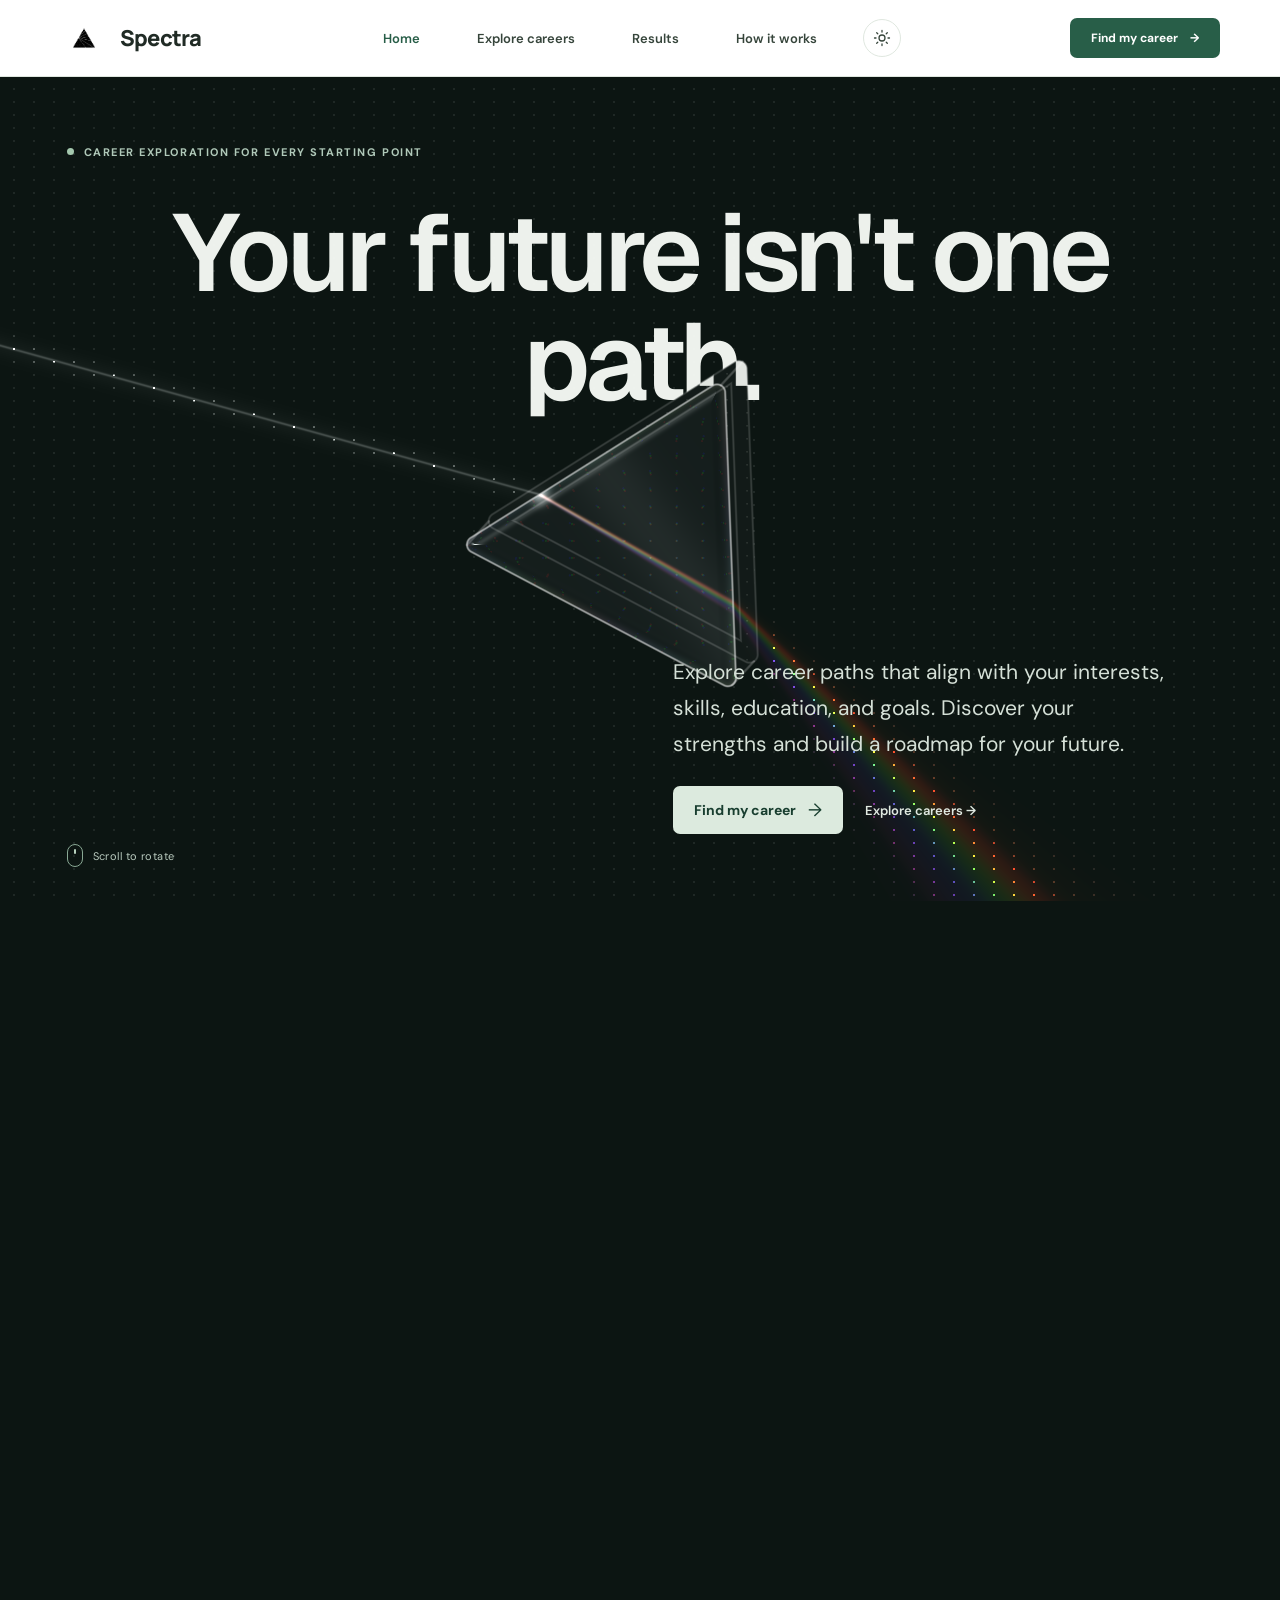
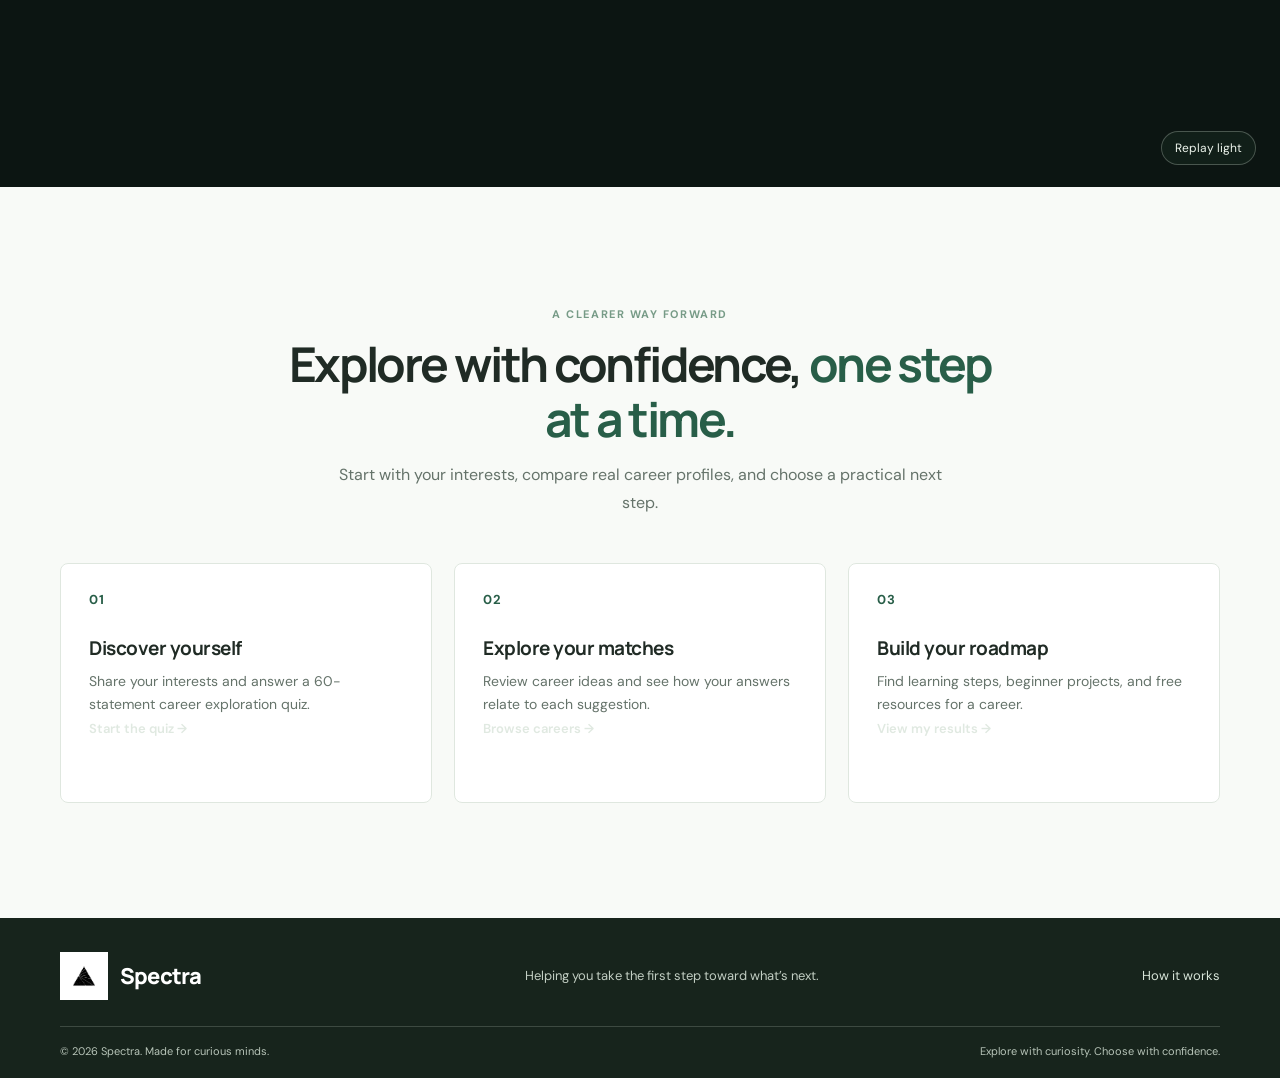
<file: index.html>
<!doctype html>
<html lang="en">
<head>
  <meta charset="utf-8">
  <meta name="viewport" content="width=device-width, initial-scale=1">
  <meta name="theme-color" content="#f8faf7">
  <meta name="description" content="Explore career paths that connect your interests, skills, and goals with Spectra.">
  <title>Spectra — Find your direction</title>
  <script>
    (() => {
      let theme;
      try {
        theme = localStorage.getItem("spectra-theme");
      } catch (error) {
        console.warn("Could not read the saved theme preference.", error);
      }
      document.documentElement.dataset.theme = theme === "light" || theme === "dark"
        ? theme
        : (window.matchMedia("(prefers-color-scheme: dark)").matches ? "dark" : "light");
    })();
  </script>
  <link rel="preconnect" href="https://fonts.googleapis.com">
  <link rel="preconnect" href="https://fonts.gstatic.com" crossorigin>
  <link href="https://fonts.googleapis.com/css2?family=DM+Sans:wght@400;500;600;700&family=Manrope:wght@400;500;600;700;800&display=swap" rel="stylesheet">
  <link href="https://fonts.googleapis.com/css2?family=Geist:wght@400;500;600&display=swap" rel="stylesheet">
  <link rel="stylesheet" href="style.css">
  <script src="glass-prism.js" defer></script>
  <script src="script.js" defer></script>
</head>
<body>
  <header class="site-header">
    <nav class="navbar container" aria-label="Main navigation">
      <a class="brand" href="#home" aria-label="Spectra home">
        <span class="brand-mark" aria-hidden="true">
          <img class="brand-logo-light" src="logo-light.jpeg" alt="">
          <img class="brand-logo-dark" src="logo-dark2.jpg" alt="">
        </span>
        <span>Spectra</span>
      </a>
      <button class="nav-toggle" id="nav-toggle" type="button" aria-expanded="false" aria-controls="nav-links" aria-label="Open navigation"><span></span><span></span><span></span></button>
      <div class="nav-links" id="nav-links">
        <span class="nav-hover-bg" aria-hidden="true"></span>
        <a class="nav-link" href="index.html">Home</a>
        <a class="nav-link" href="careers.html">Explore careers</a>
        <a class="nav-link" href="results.html">Results</a>
        <a class="nav-link" href="about.html">How it works</a>
        <button class="theme-toggle" id="theme-toggle" type="button" aria-label="Switch theme" title="Switch theme">
          <svg class="theme-icon theme-icon-sun" viewBox="0 0 24 24" aria-hidden="true"><circle cx="12" cy="12" r="4"></circle><path d="M12 2v2m0 16v2M4.93 4.93l1.42 1.42m11.3 11.3 1.42 1.42M2 12h2m16 0h2M4.93 19.07l1.42-1.42m11.3-11.3 1.42-1.42"></path></svg>
          <svg class="theme-icon theme-icon-moon" viewBox="0 0 24 24" aria-hidden="true"><path d="M20.2 15.4A8.5 8.5 0 0 1 8.6 3.8 8.5 8.5 0 1 0 20.2 15.4Z"></path></svg>
        </button>
      </div>
      <a class="button button-small button-primary nav-cta" href="quiz.html?start=1">Find my career <span aria-hidden="true">→</span></a>
    </nav>
  </header>
  <main>
    <section class="hero prism-hero" id="home">
      <div class="prism-stage" id="prism-stage">
        <canvas class="prism-atmosphere" id="prism-atmosphere" aria-hidden="true"></canvas>
        <h1 class="visually-hidden">Your future isn't one path.</h1>
        <div class="prism-copy">
          <span class="prism-eyebrow"><span class="eyebrow-dot"></span> CAREER EXPLORATION FOR EVERY STARTING POINT</span>
          <div class="prism-bottom-copy">
            <p class="hero-description">Explore career paths that align with your interests, skills, education, and goals. Discover your strengths and build a roadmap for your future.</p>
            <div class="hero-actions">
              <a class="button button-primary explore-button" href="quiz.html?start=1">Find my career <span class="button-arrow" aria-hidden="true">→</span></a>
              <a class="text-link" href="careers.html">Explore careers <span aria-hidden="true">→</span></a>
            </div>
          </div>
        </div>
        <div class="prism-scroll-hint" id="prism-scroll-hint" aria-hidden="true"><span class="prism-scroll-wheel"></span><span id="prism-scroll-label">Scroll to rotate</span></div>
      </div>
      <button class="prism-replay" id="prism-replay" type="button">Replay light</button>
    </section>
    <section class="section-pad home-paths">
      <div class="container">
        <div class="section-heading">
          <span class="eyebrow">A CLEARER WAY FORWARD</span>
          <h2>Explore with confidence, <span class="highlight">one step at a time.</span></h2>
          <p>Start with your interests, compare real career profiles, and choose a practical next step.</p>
        </div>
        <div class="steps-grid">
          <article class="step-card"><div class="step-number">01</div><h3>Discover yourself</h3><p>Share your interests and answer a 60-statement career exploration quiz.</p><a class="text-link" href="quiz.html?start=1">Start the quiz →</a></article>
          <article class="step-card"><div class="step-number">02</div><h3>Explore your matches</h3><p>Review career ideas and see how your answers relate to each suggestion.</p><a class="text-link" href="careers.html">Browse careers →</a></article>
          <article class="step-card"><div class="step-number">03</div><h3>Build your roadmap</h3><p>Find learning steps, beginner projects, and free resources for a career.</p><a class="text-link" href="results.html">View my results →</a></article>
        </div>
      </div>
    </section>
  </main>
  <footer class="site-footer">
    <div class="container footer-main">
      <a class="brand footer-brand" href="#home" aria-label="Spectra home">
        <span class="brand-mark" aria-hidden="true">
          <img class="brand-logo-light" src="logo-light.jpeg" alt="">
          <img class="brand-logo-dark" src="logo-dark2.jpg" alt="">
        </span>
        <span>Spectra</span>
      </a>
      <p>Helping you take the first step toward what’s next.</p>
      <a class="footer-top-link" href="about.html">How it works</a>
    </div>
    <div class="container footer-bottom"><span>© <span id="current-year">2026</span> Spectra. Made for curious minds.</span><span>Explore with curiosity. Choose with confidence.</span></div>
  </footer>
  <script src="https://cdn.botpress.cloud/webchat/v5.0/inject.js"></script>
  <script src="https://files.bpcontent.cloud/2026/10/23/18/20261023184047-CG2Y98YD.js" defer></script>
  <script>
    const resizeBotpressLauncher = () => {
      const shadowRoot = document.querySelector("#fab-root")?.shadowRoot;
      if (!shadowRoot || shadowRoot.querySelector("#spectra-botpress-launcher-size")) return false;
      const style = document.createElement("style");
      style.id = "spectra-botpress-launcher-size";
      style.textContent = ".bpFab { width: 52px !important; height: 52px !important; }";
      shadowRoot.append(style);
      return true;
    };

    const botpressLauncherObserver = new MutationObserver(() => {
      if (resizeBotpressLauncher()) botpressLauncherObserver.disconnect();
    });
    botpressLauncherObserver.observe(document.documentElement, { childList: true, subtree: true });
    if (resizeBotpressLauncher()) botpressLauncherObserver.disconnect();
  </script>
</body>
</html>
</file>
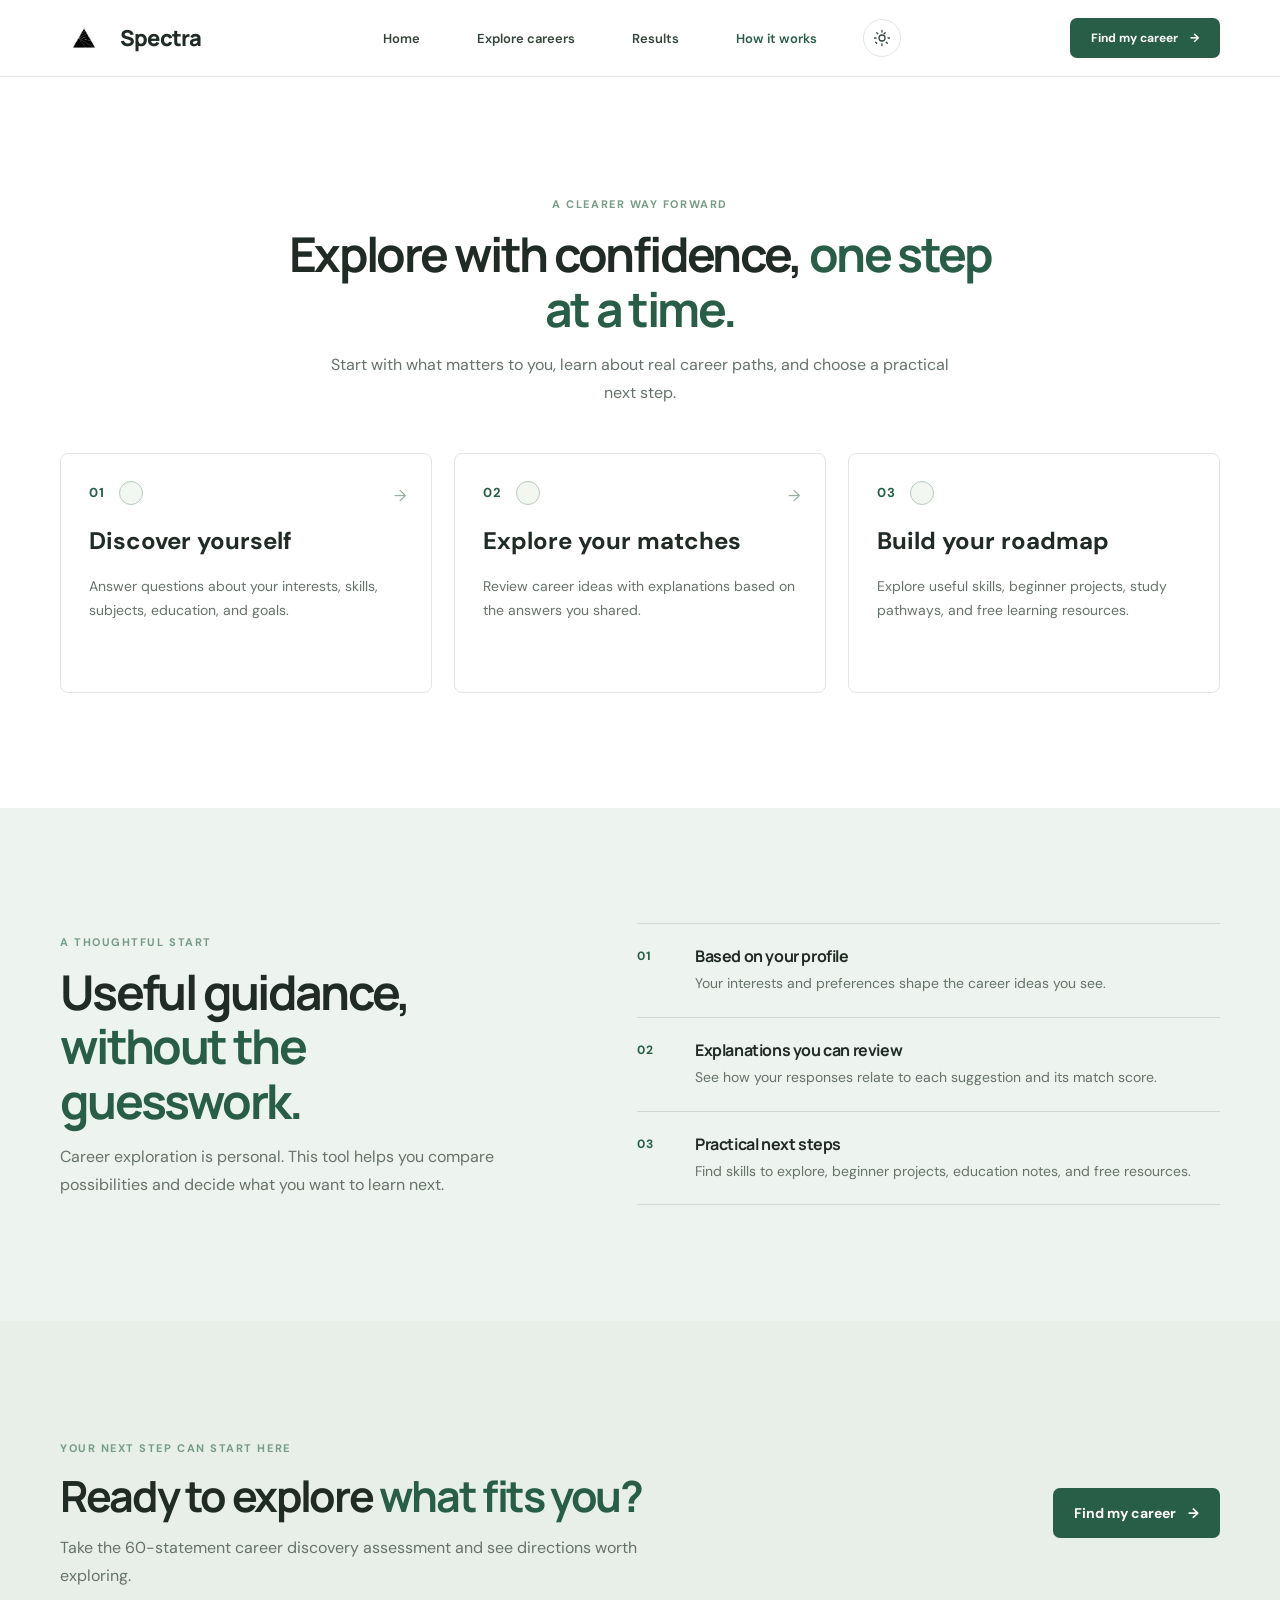
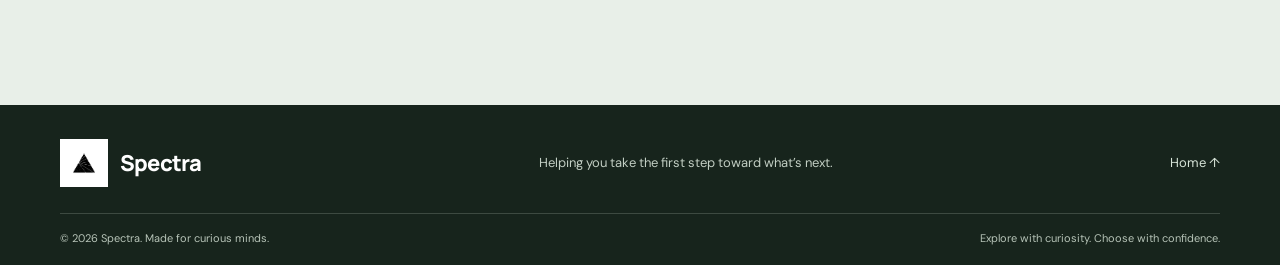
<file: about.html>
<!doctype html>
<html lang="en">
<head>
  <meta charset="utf-8"><meta name="viewport" content="width=device-width, initial-scale=1"><meta name="theme-color" content="#f8faf7">
  <meta name="description" content="Learn how Spectra supports thoughtful career exploration."><title>How it works — Spectra</title>
  <script>(()=>{let theme;try{theme=localStorage.getItem("spectra-theme")}catch(error){console.warn("Could not read the saved theme preference.",error)}document.documentElement.dataset.theme=theme==="light"||theme==="dark"?theme:(window.matchMedia("(prefers-color-scheme: dark)").matches?"dark":"light")})();</script>
  <link rel="preconnect" href="https://fonts.googleapis.com"><link rel="preconnect" href="https://fonts.gstatic.com" crossorigin>
  <link href="https://fonts.googleapis.com/css2?family=DM+Sans:wght@400;500;600;700&family=Manrope:wght@400;500;600;700;800&display=swap" rel="stylesheet"><link href="https://fonts.googleapis.com/css2?family=Geist:wght@400;500;600&display=swap" rel="stylesheet">
  <link rel="stylesheet" href="style.css"><script src="script.js" defer></script>
</head>
<body>
  <header class="site-header"><nav class="navbar container" aria-label="Main navigation">
    <a class="brand" href="index.html" aria-label="Spectra home"><span class="brand-mark" aria-hidden="true"><img class="brand-logo-light" src="logo-light.jpeg" alt=""><img class="brand-logo-dark" src="logo-dark2.jpg" alt=""></span><span>Spectra</span></a>
    <button class="nav-toggle" id="nav-toggle" type="button" aria-expanded="false" aria-controls="nav-links" aria-label="Open navigation"><span></span><span></span><span></span></button>
    <div class="nav-links" id="nav-links"><span class="nav-hover-bg" aria-hidden="true"></span><a class="nav-link" href="index.html">Home</a><a class="nav-link" href="careers.html">Explore careers</a><a class="nav-link" href="results.html">Results</a><a class="nav-link" href="about.html">How it works</a>
      <button class="theme-toggle" id="theme-toggle" type="button" aria-label="Switch theme" title="Switch theme"><svg class="theme-icon theme-icon-sun" viewBox="0 0 24 24" aria-hidden="true"><circle cx="12" cy="12" r="4"></circle><path d="M12 2v2m0 16v2M4.93 4.93l1.42 1.42m11.3 11.3 1.42 1.42M2 12h2m16 0h2M4.93 19.07l-1.42-1.42m11.3-11.3 1.42-1.42"></path></svg><svg class="theme-icon theme-icon-moon" viewBox="0 0 24 24" aria-hidden="true"><path d="M20.2 15.4A8.5 8.5 0 0 1 8.6 3.8 8.5 8.5 0 1 0 20.2 15.4Z"></path></svg></button>
    </div><a class="button button-small button-primary nav-cta" href="quiz.html?start=1">Find my career <span aria-hidden="true">→</span></a>
  </nav></header>
  <main>
    <section class="how-section section-pad" id="how-it-works"><div class="container">
      <div class="section-heading"><span class="eyebrow">A CLEARER WAY FORWARD</span><h1>Explore with confidence, <span class="highlight">one step at a time.</span></h1><p>Start with what matters to you, learn about real career paths, and choose a practical next step.</p></div>
      <div class="steps-grid">
        <article class="step-card"><div class="step-number">01 <span class="step-icon" aria-hidden="true"></span></div><h2>Discover yourself</h2><p>Answer questions about your interests, skills, subjects, education, and goals.</p><span class="step-connector" aria-hidden="true">→</span></article>
        <article class="step-card"><div class="step-number">02 <span class="step-icon" aria-hidden="true"></span></div><h2>Explore your matches</h2><p>Review career ideas with explanations based on the answers you shared.</p><span class="step-connector" aria-hidden="true">→</span></article>
        <article class="step-card"><div class="step-number">03 <span class="step-icon" aria-hidden="true"></span></div><h2>Build your roadmap</h2><p>Explore useful skills, beginner projects, study pathways, and free learning resources.</p></article>
      </div>
    </div></section>
    <section class="benefits-section section-pad" id="why-career-navigator"><div class="container benefits-layout">
      <div class="section-heading section-heading-left"><span class="eyebrow">A THOUGHTFUL START</span><h2>Useful guidance, <span class="highlight">without the guesswork.</span></h2><p>Career exploration is personal. This tool helps you compare possibilities and decide what you want to learn next.</p></div>
      <div class="benefit-list">
        <article class="benefit-item"><span>01</span><div><h3>Based on your profile</h3><p>Your interests and preferences shape the career ideas you see.</p></div></article>
        <article class="benefit-item"><span>02</span><div><h3>Explanations you can review</h3><p>See how your responses relate to each suggestion and its match score.</p></div></article>
        <article class="benefit-item"><span>03</span><div><h3>Practical next steps</h3><p>Find skills to explore, beginner projects, education notes, and free resources.</p></div></article>
      </div>
    </div></section>
    <section class="final-cta section-pad"><div class="container final-cta-inner"><div><span class="eyebrow">YOUR NEXT STEP CAN START HERE</span><h2>Ready to explore <span class="highlight">what fits you?</span></h2><p>Take the 60-statement career discovery assessment and see directions worth exploring.</p></div><a class="button button-primary" href="quiz.html?start=1">Find my career <span aria-hidden="true">→</span></a></div></section>
  </main>
  <footer class="site-footer"><div class="container footer-main"><a class="brand footer-brand" href="index.html" aria-label="Spectra home"><span class="brand-mark" aria-hidden="true"><img class="brand-logo-light" src="logo-light.jpeg" alt=""><img class="brand-logo-dark" src="logo-dark2.jpg" alt=""></span><span>Spectra</span></a><p>Helping you take the first step toward what’s next.</p><a class="footer-top-link" href="index.html">Home ↑</a></div><div class="container footer-bottom"><span>© <span id="current-year">2026</span> Spectra. Made for curious minds.</span><span>Explore with curiosity. Choose with confidence.</span></div></footer>
  <script src="https://cdn.botpress.cloud/webchat/v5.0/inject.js"></script>
  <script src="https://files.bpcontent.cloud/2026/10/23/18/20261023184047-CG2Y98YD.js" defer></script>
  <script>
    const resizeBotpressLauncher = () => {
      const shadowRoot = document.querySelector("#fab-root")?.shadowRoot;
      if (!shadowRoot || shadowRoot.querySelector("#spectra-botpress-launcher-size")) return false;
      const style = document.createElement("style");
      style.id = "spectra-botpress-launcher-size";
      style.textContent = ".bpFab { width: 52px !important; height: 52px !important; }";
      shadowRoot.append(style);
      return true;
    };

    const botpressLauncherObserver = new MutationObserver(() => {
      if (resizeBotpressLauncher()) botpressLauncherObserver.disconnect();
    });
    botpressLauncherObserver.observe(document.documentElement, { childList: true, subtree: true });
    if (resizeBotpressLauncher()) botpressLauncherObserver.disconnect();
  </script>
</body>
</html>
</file>
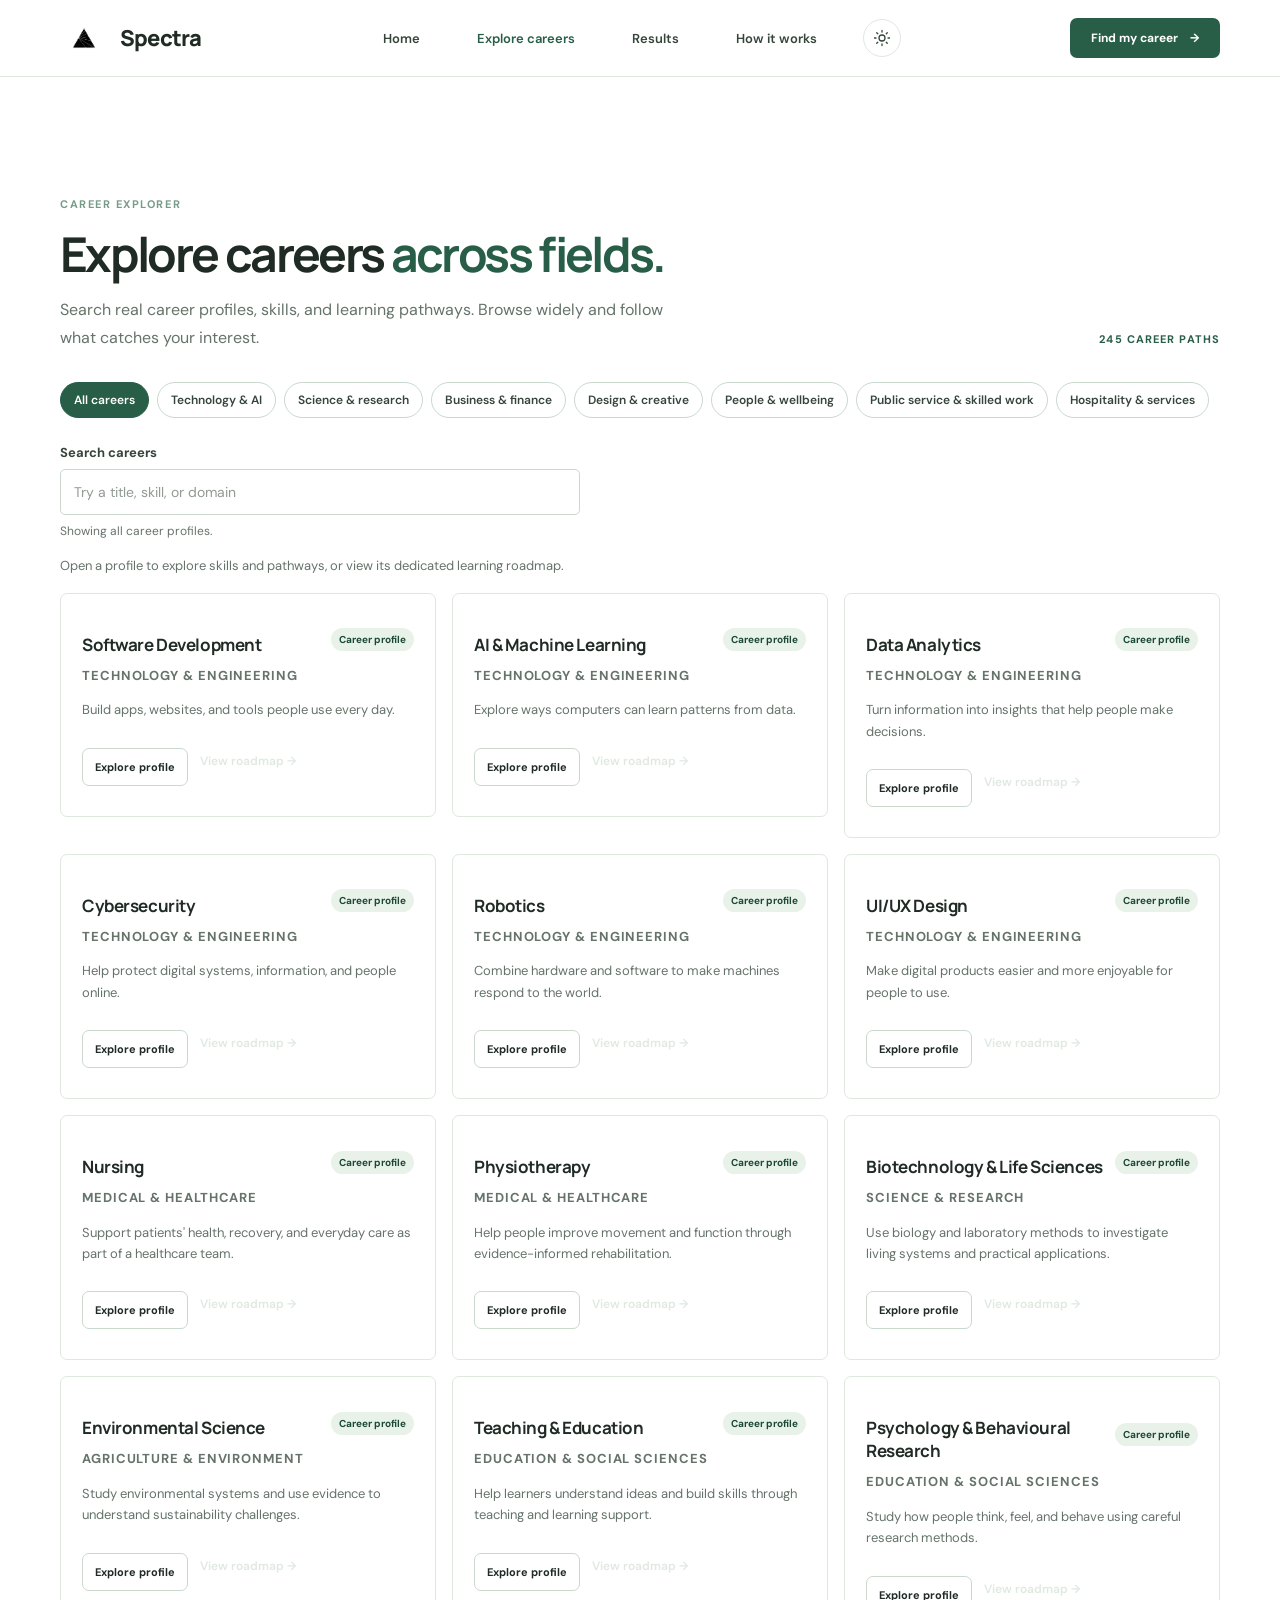
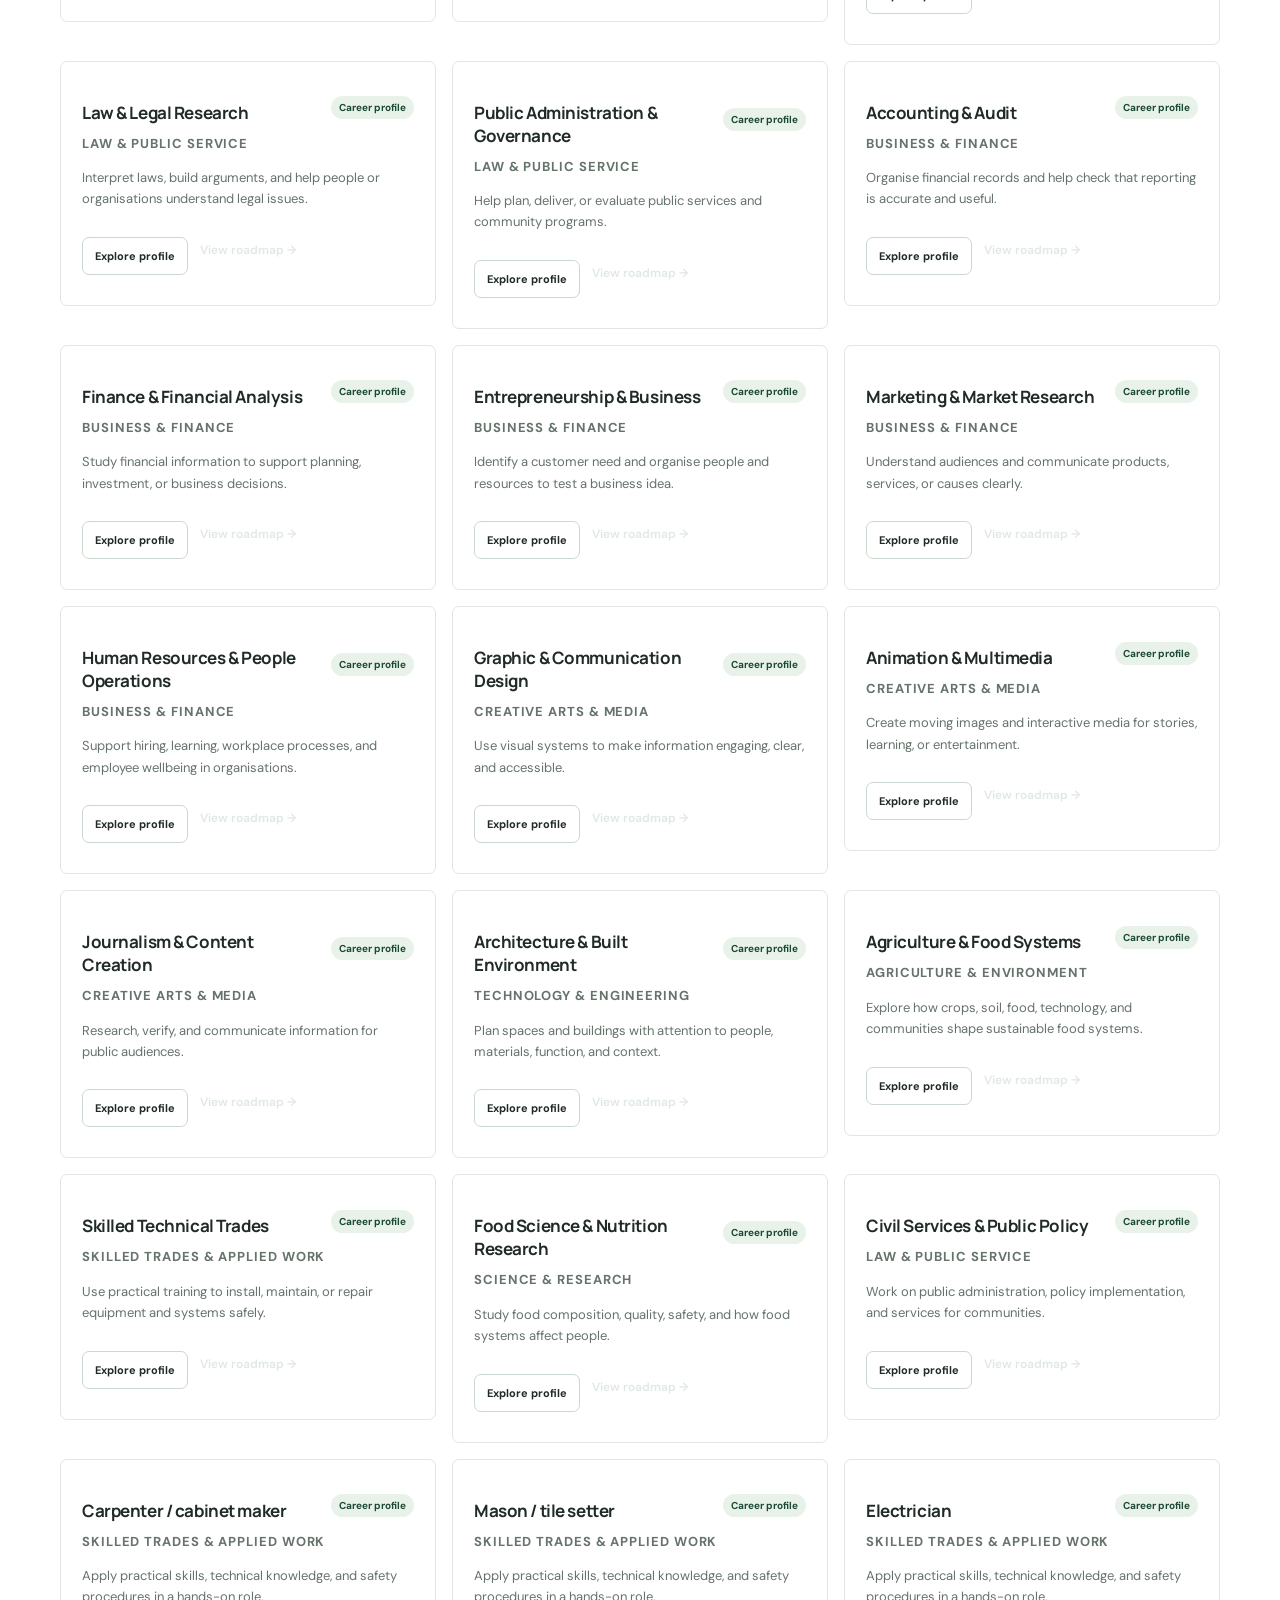
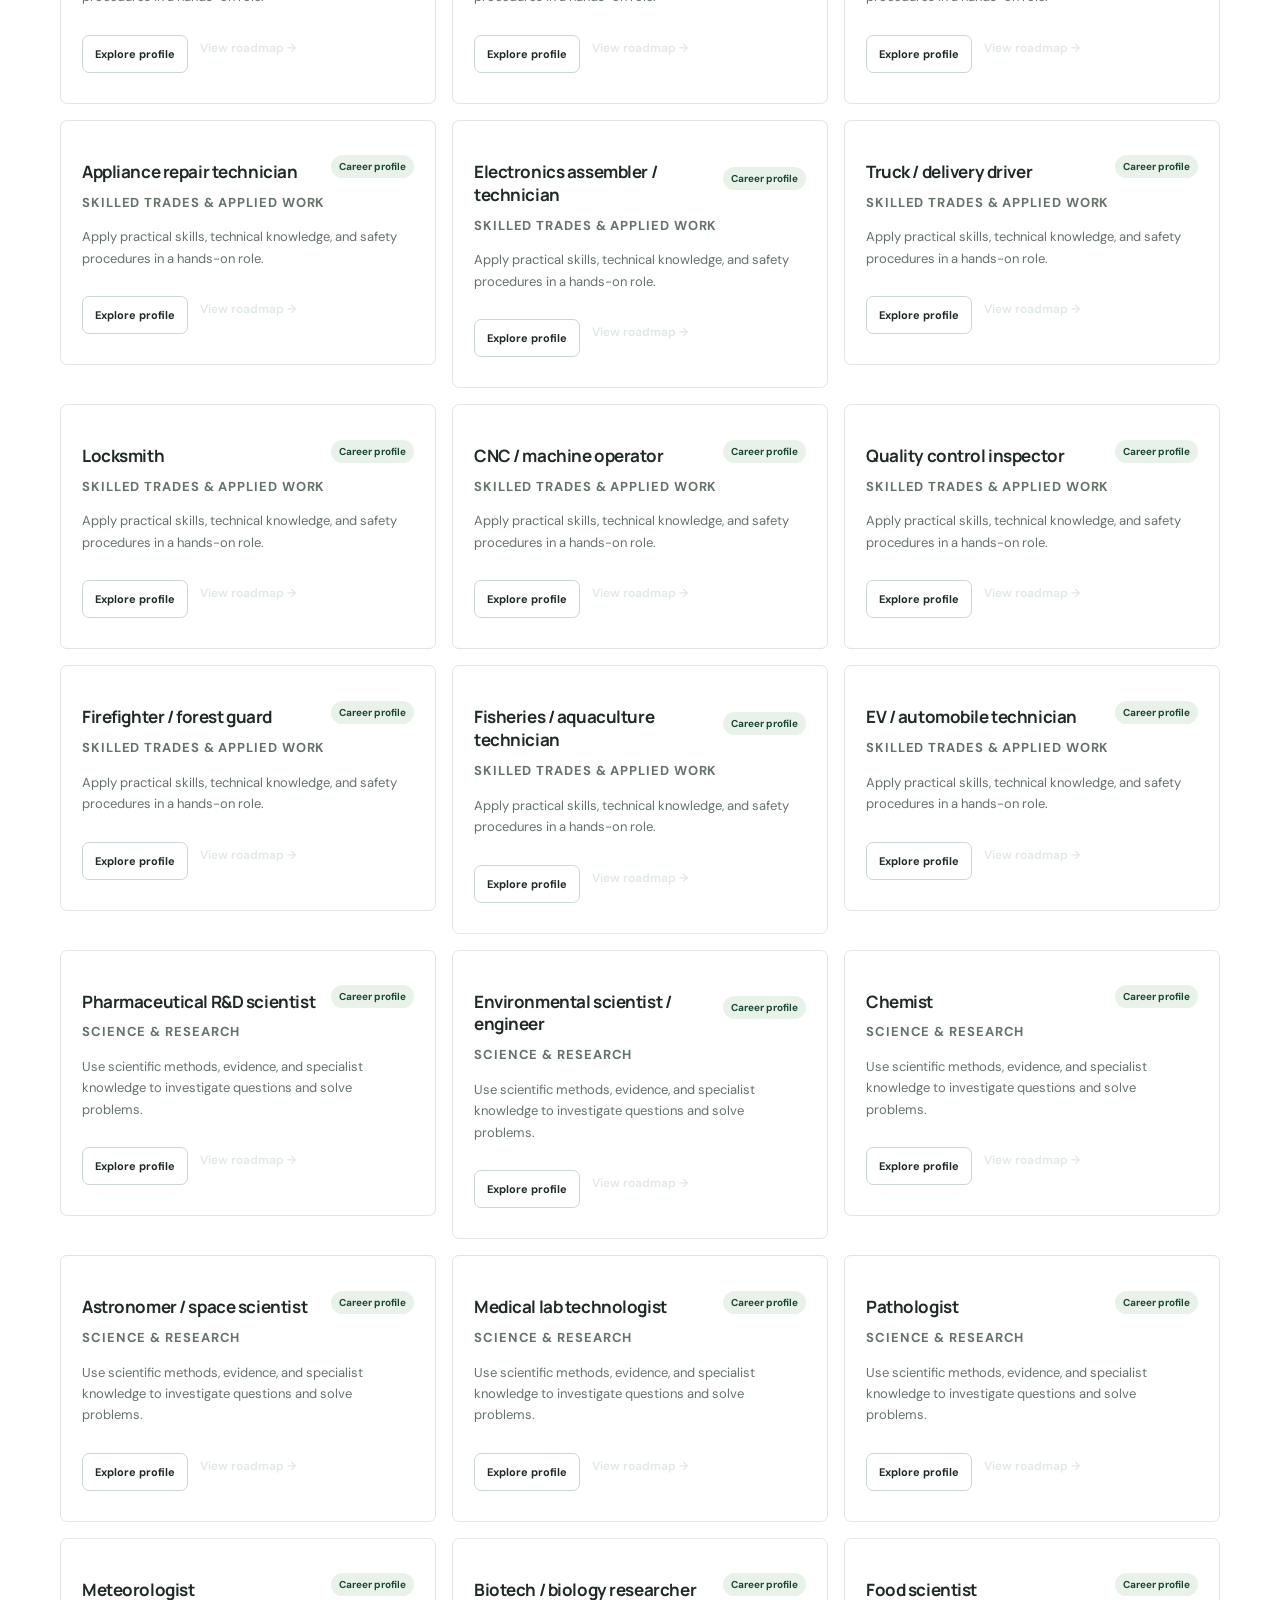
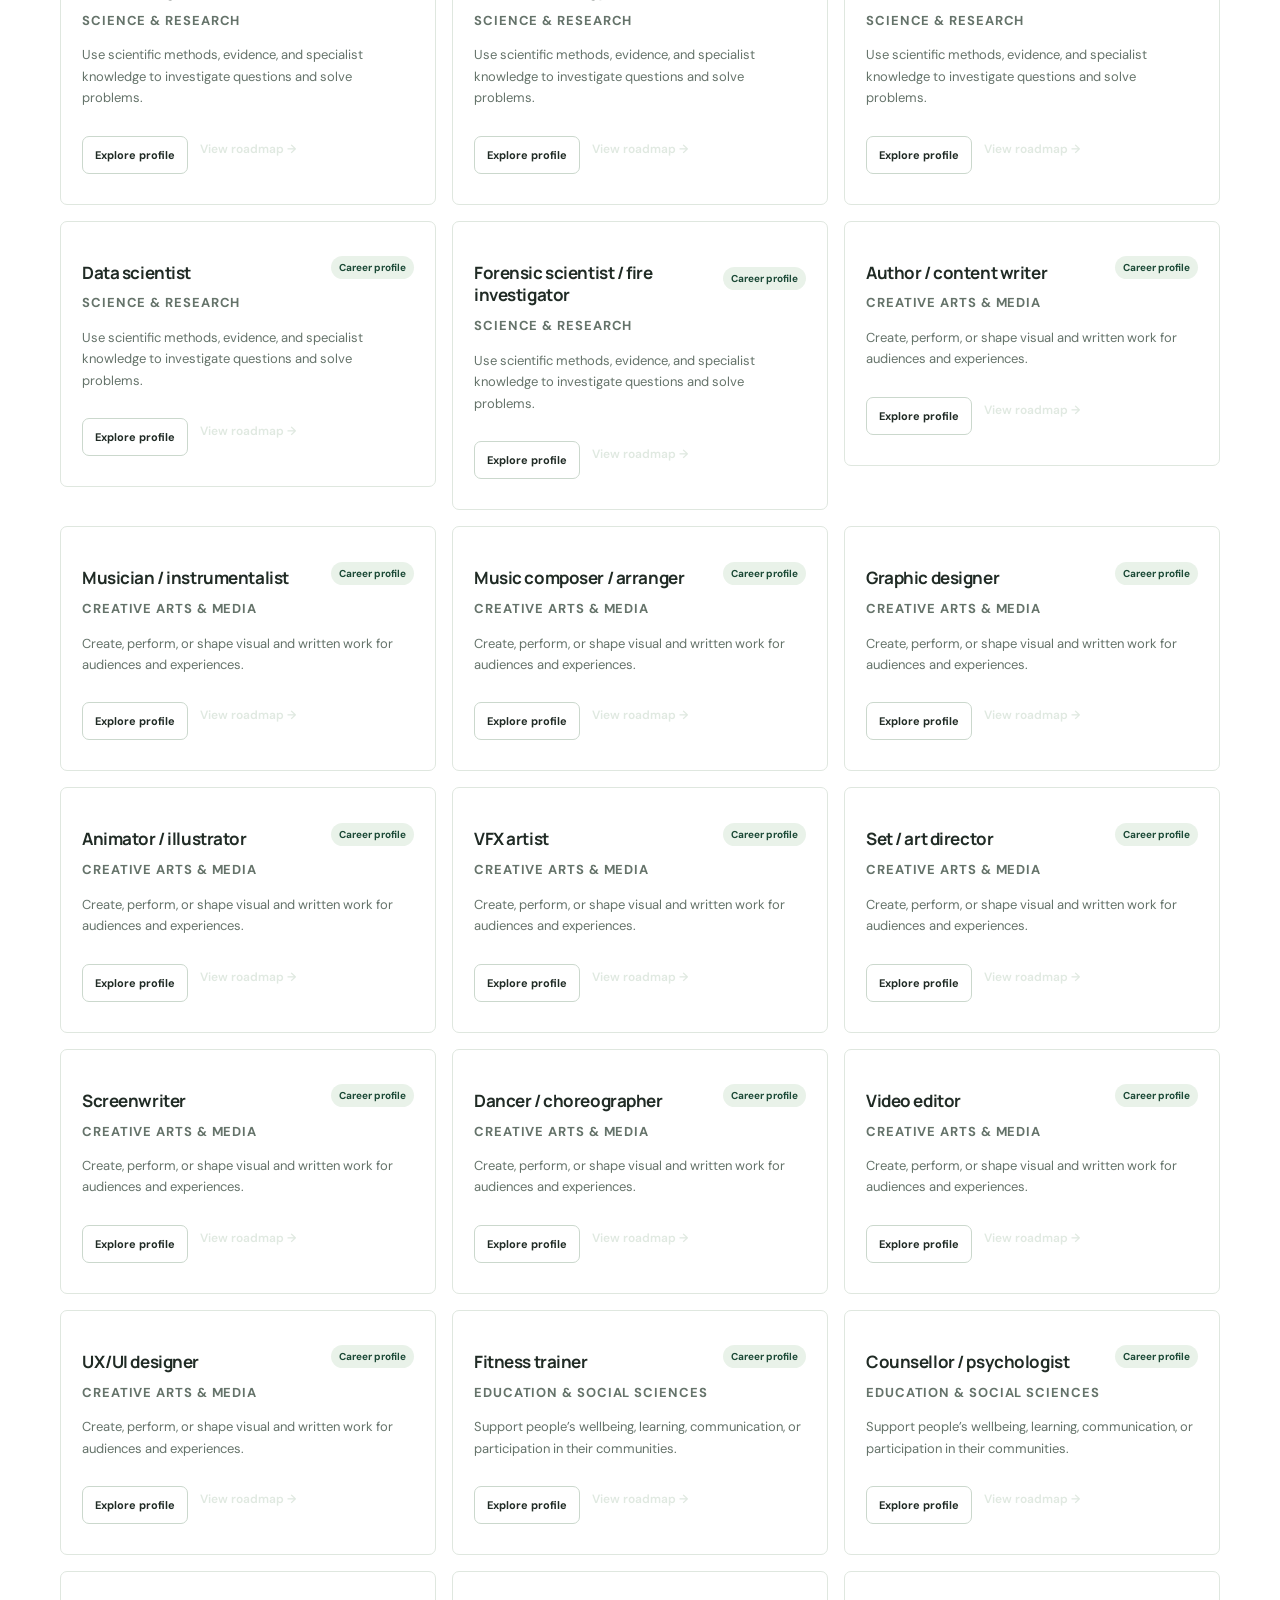
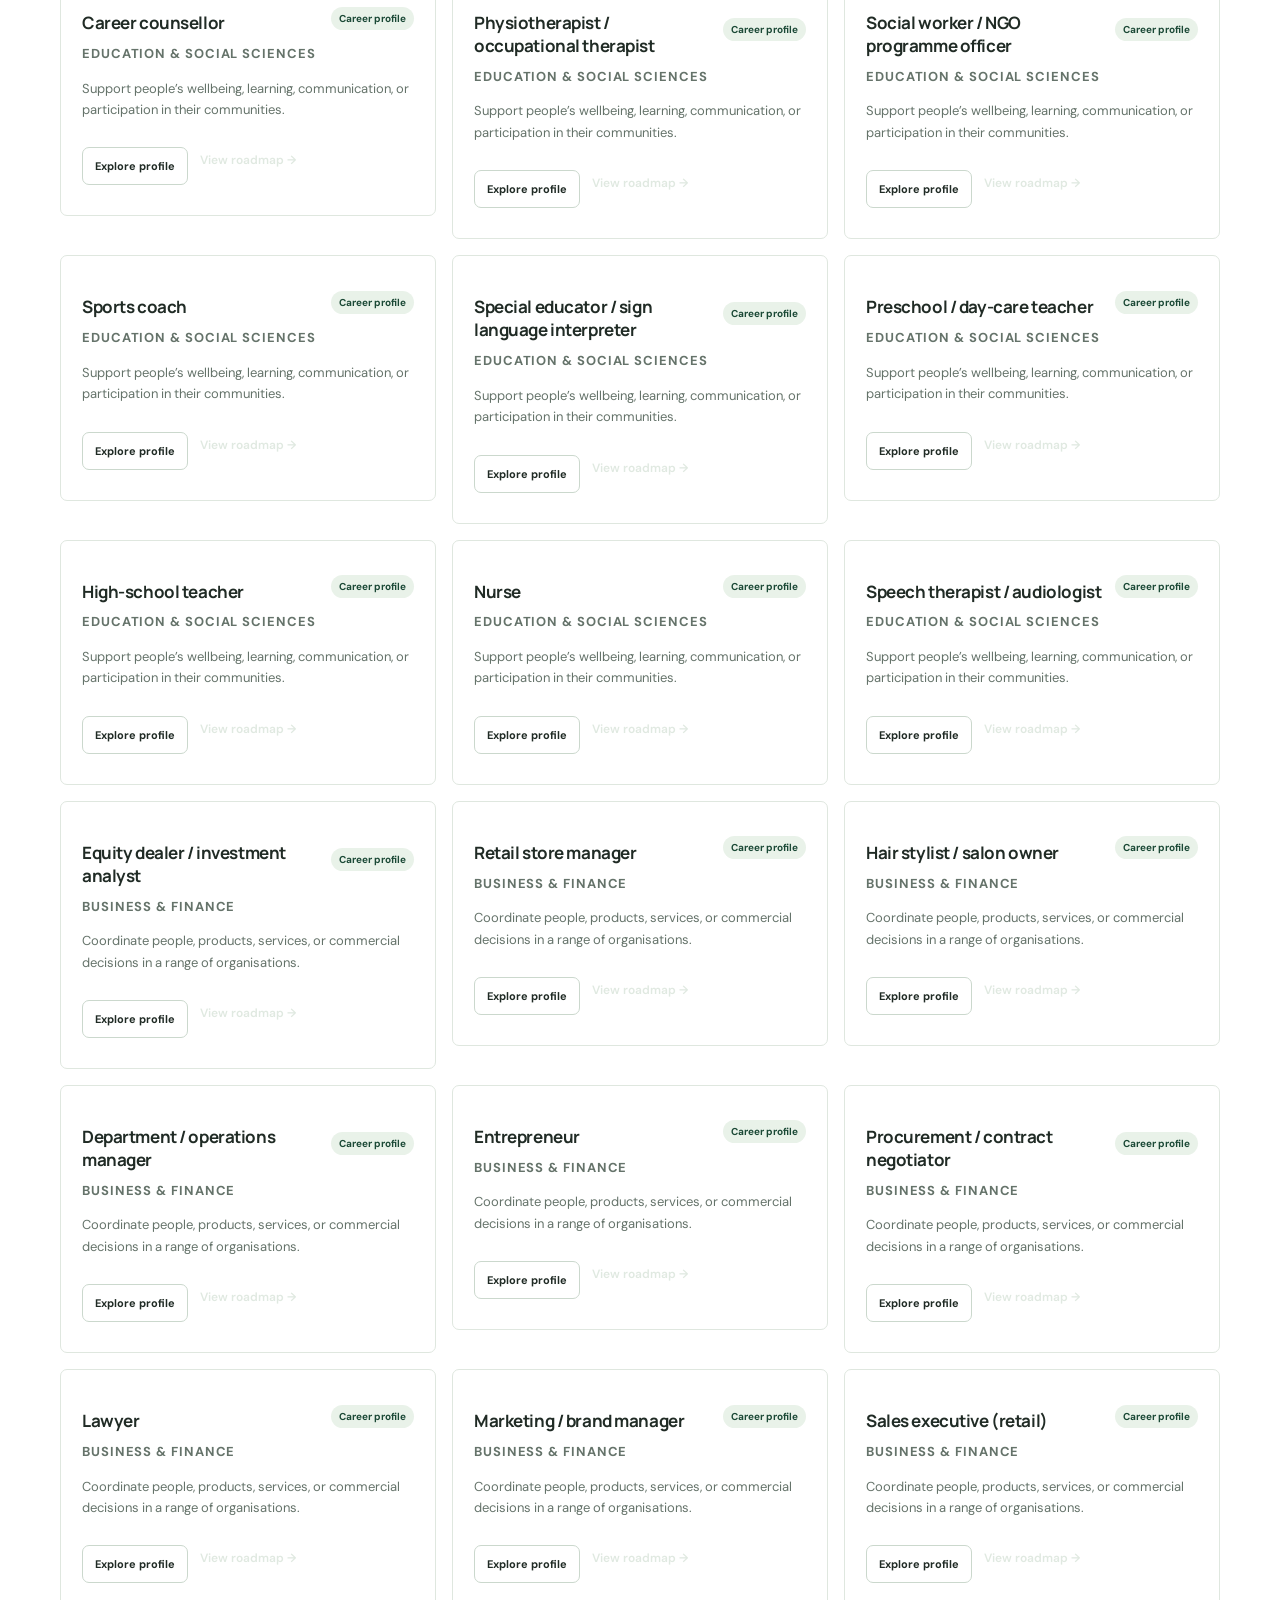
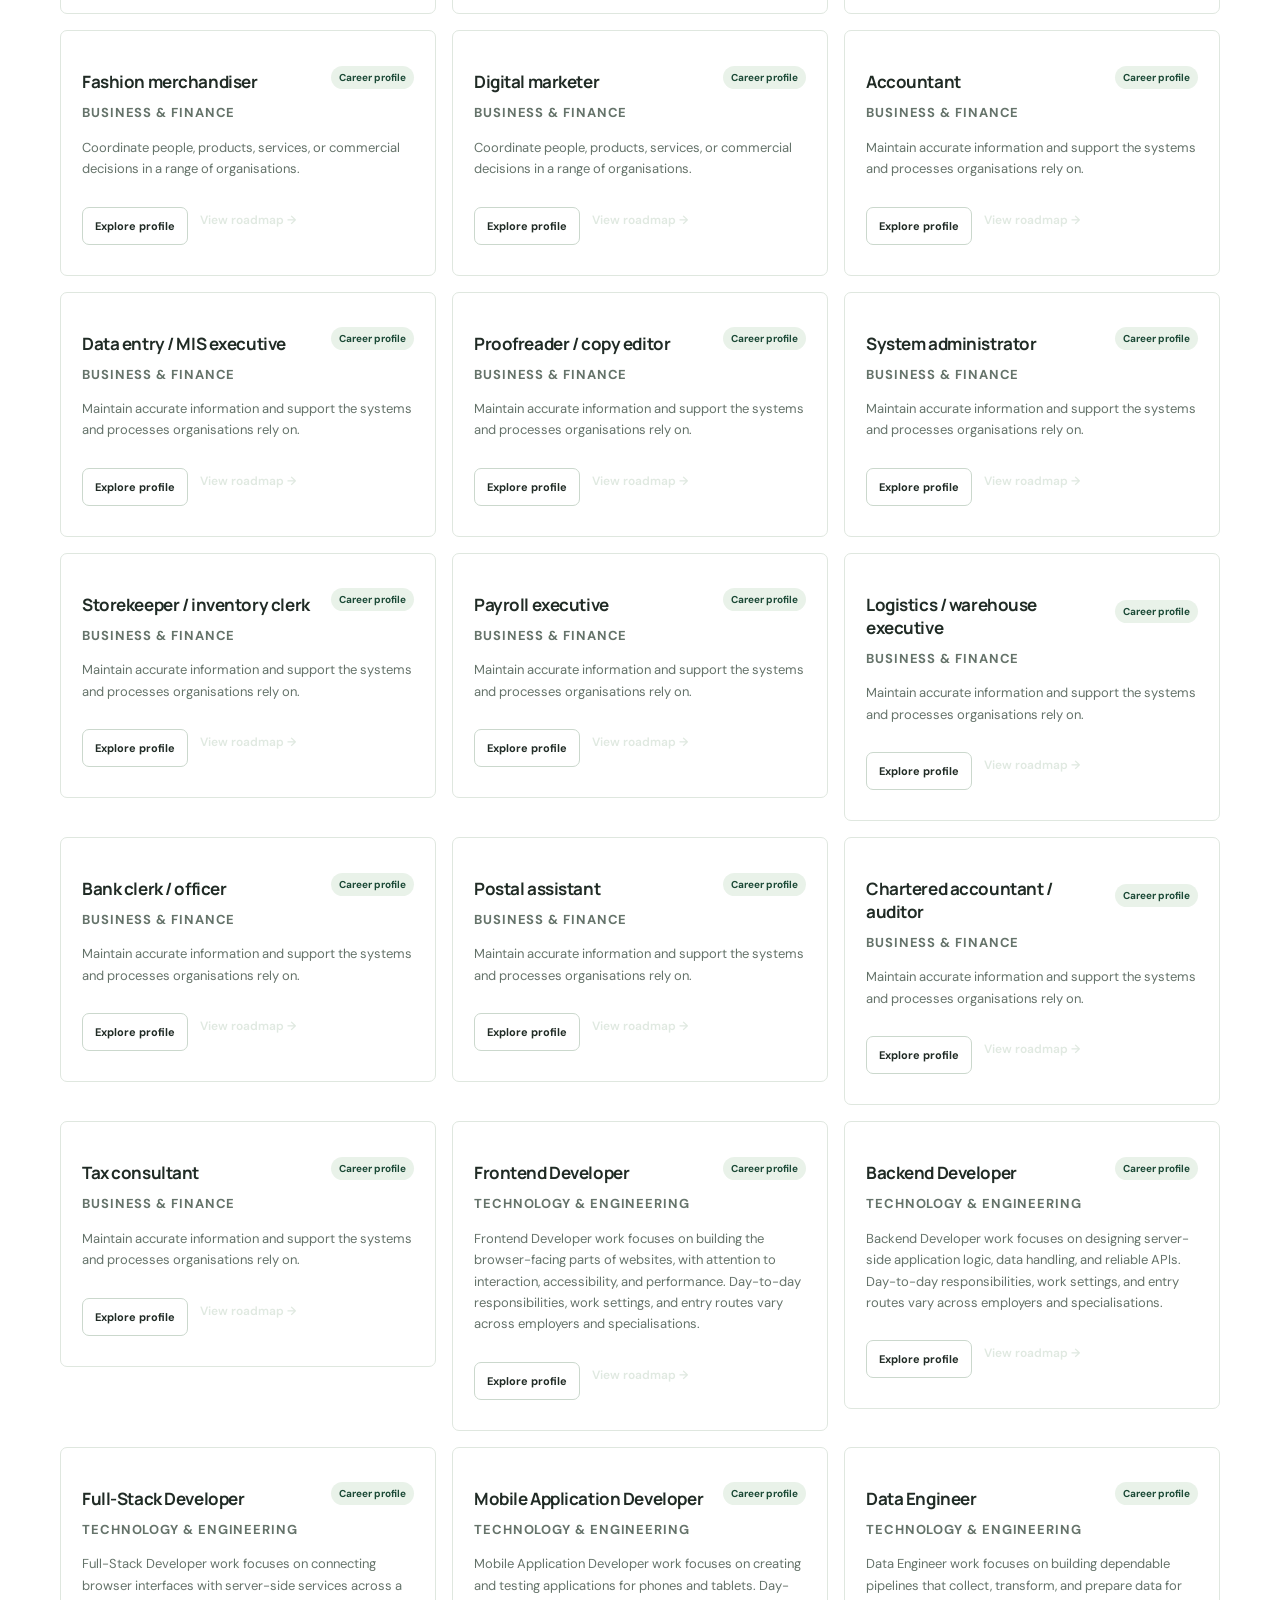
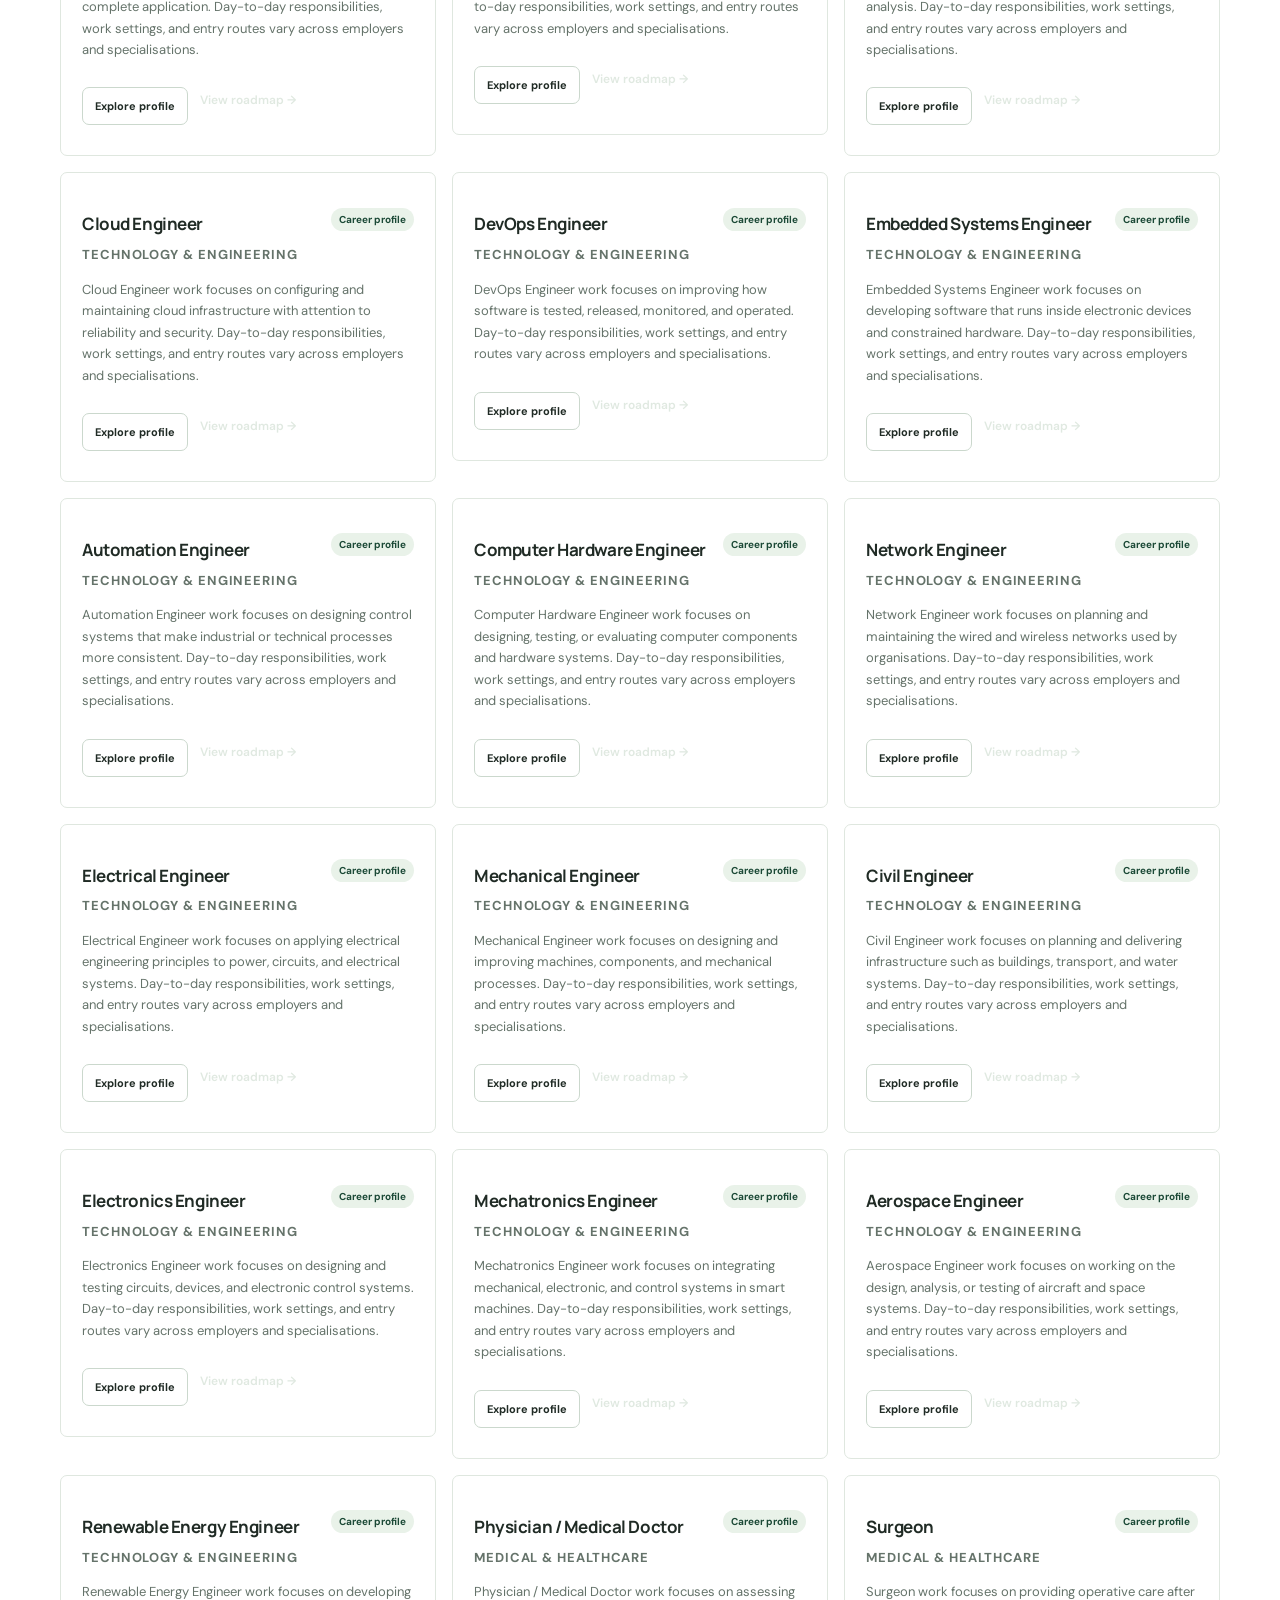
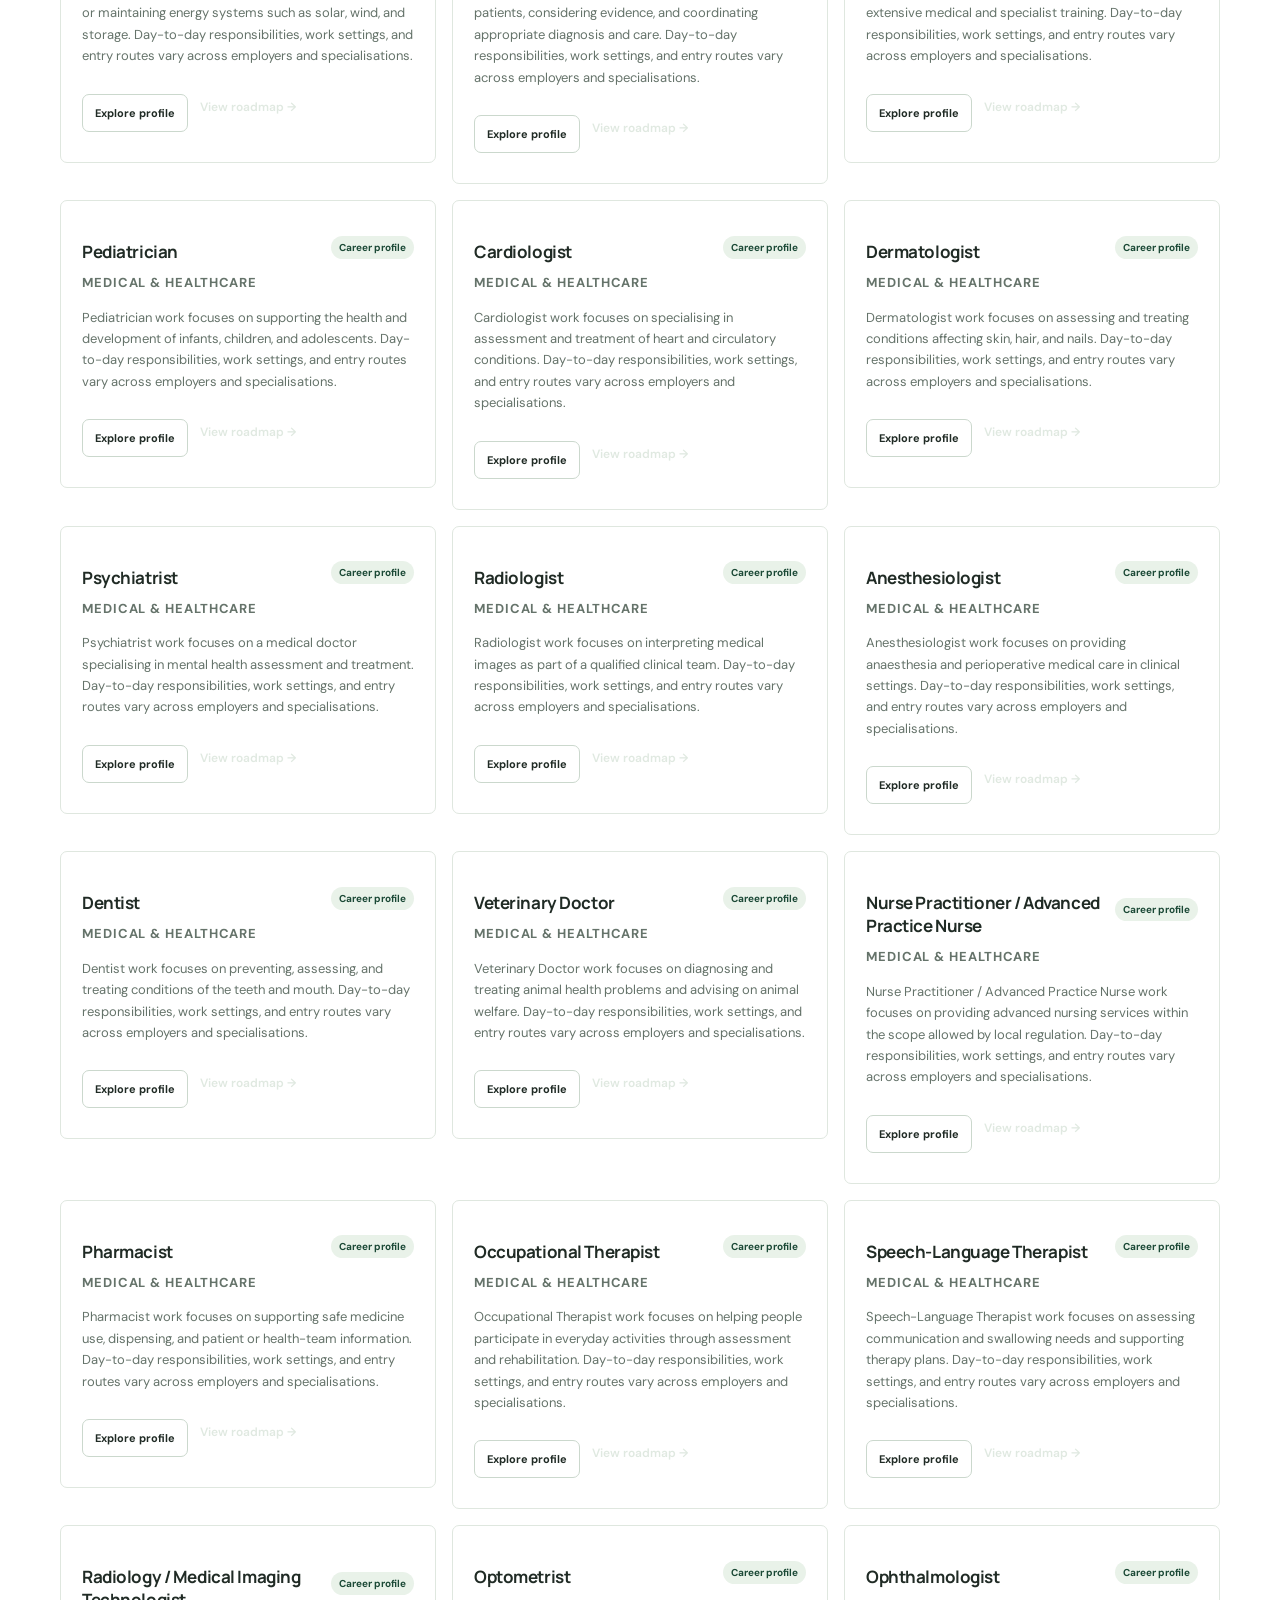
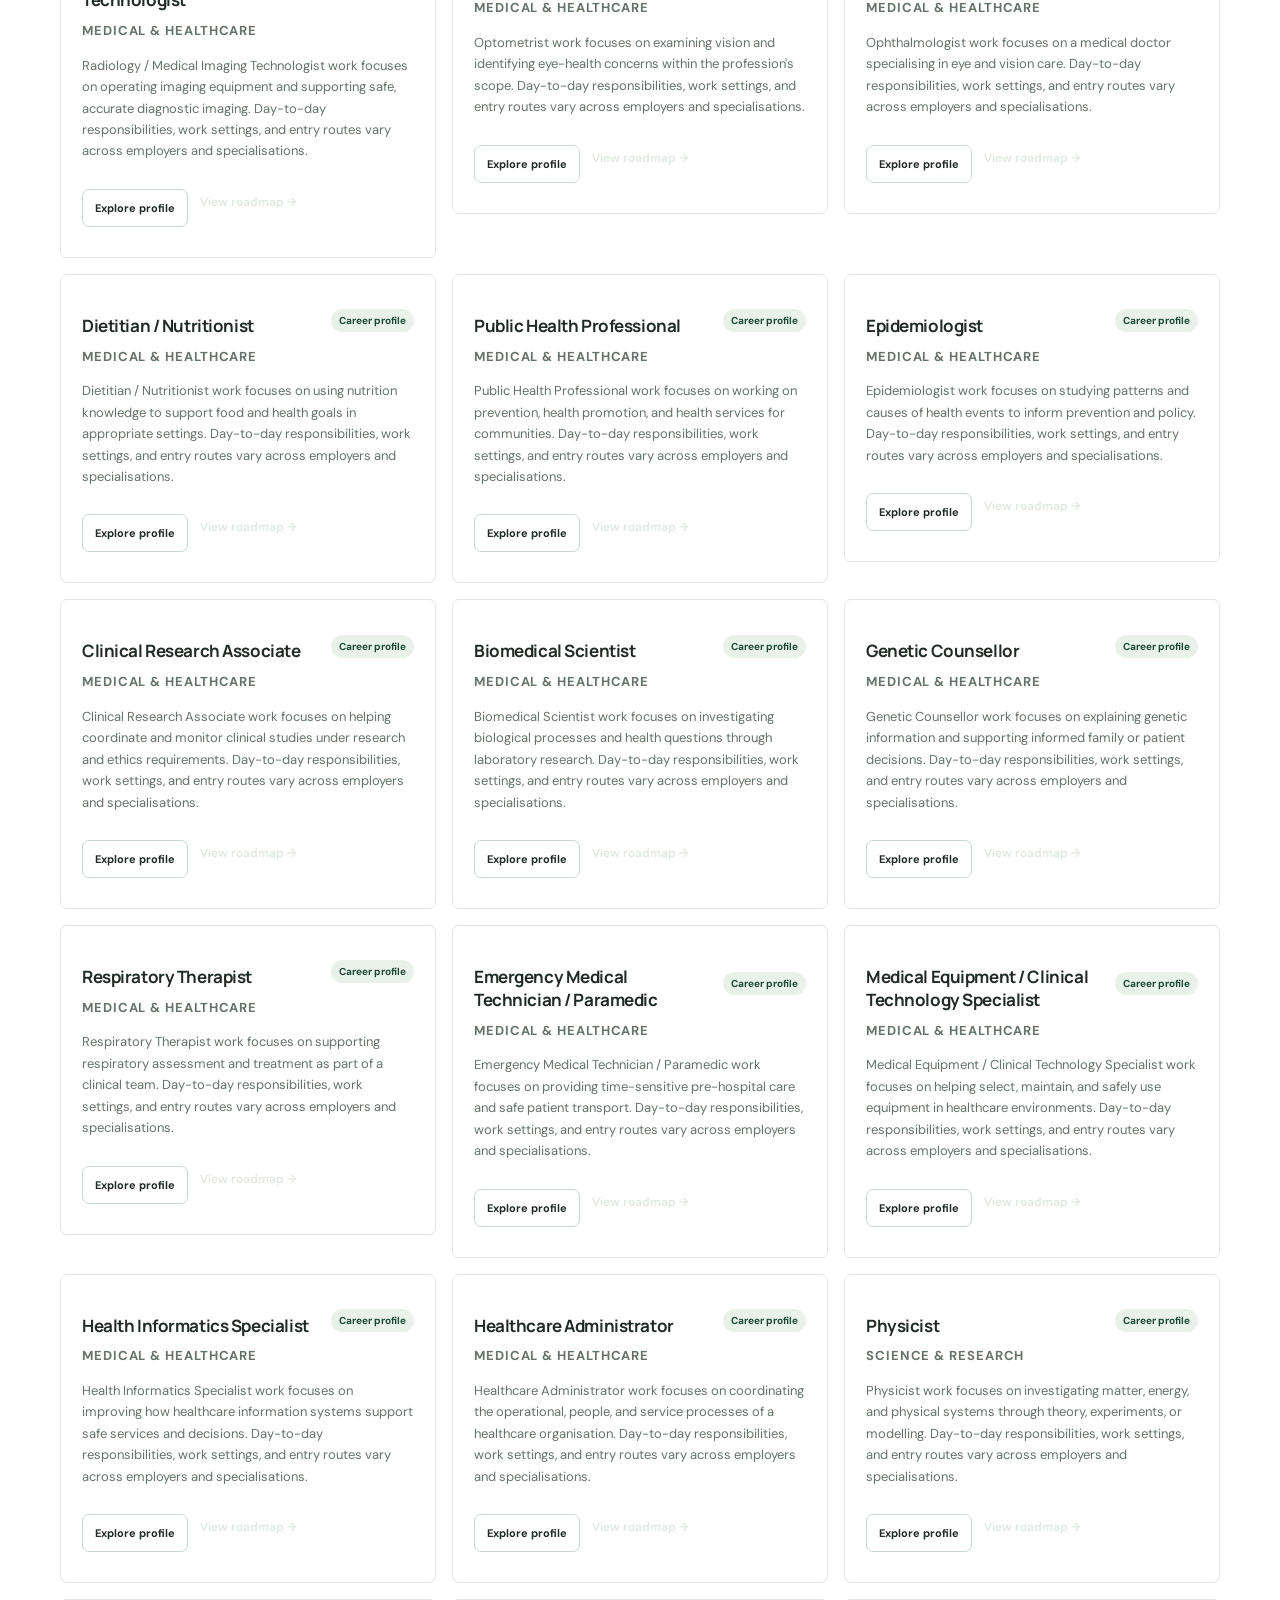
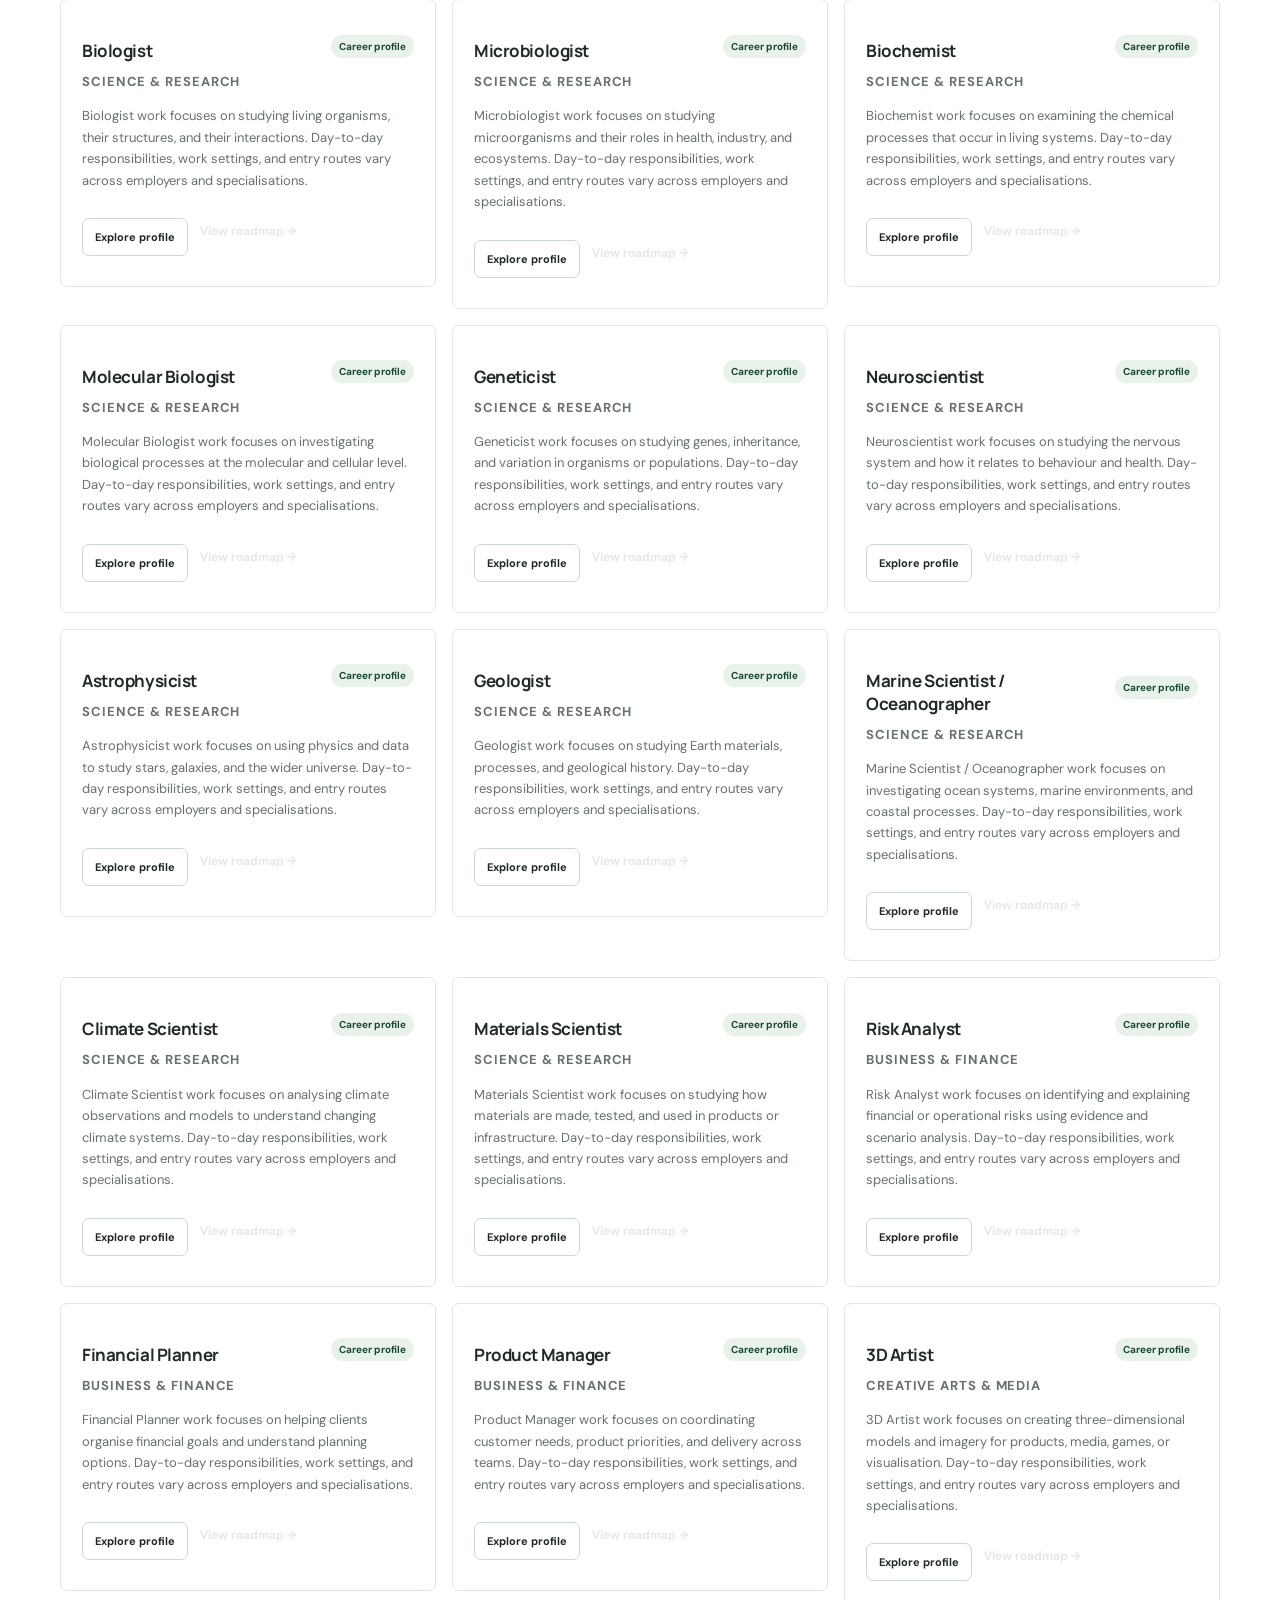
<file: careers.html>
<!doctype html>
<html lang="en">
<head>
  <meta charset="utf-8"><meta name="viewport" content="width=device-width, initial-scale=1"><meta name="theme-color" content="#f8faf7">
  <meta name="description" content="Explore career profiles, skills, and learning pathways with Spectra."><title>Explore careers — Spectra</title>
  <script>(()=>{let theme;try{theme=localStorage.getItem("spectra-theme")}catch(error){console.warn("Could not read the saved theme preference.",error)}document.documentElement.dataset.theme=theme==="light"||theme==="dark"?theme:(window.matchMedia("(prefers-color-scheme: dark)").matches?"dark":"light")})();</script>
  <link rel="preconnect" href="https://fonts.googleapis.com"><link rel="preconnect" href="https://fonts.gstatic.com" crossorigin>
  <link href="https://fonts.googleapis.com/css2?family=DM+Sans:wght@400;500;600;700&family=Manrope:wght@400;500;600;700;800&display=swap" rel="stylesheet"><link href="https://fonts.googleapis.com/css2?family=Geist:wght@400;500;600&display=swap" rel="stylesheet">
  <link rel="stylesheet" href="style.css"><script src="script.js" defer></script>
</head>
<body>
  <header class="site-header"><nav class="navbar container" aria-label="Main navigation">
    <a class="brand" href="index.html" aria-label="Spectra home"><span class="brand-mark" aria-hidden="true"><img class="brand-logo-light" src="logo-light.jpeg" alt=""><img class="brand-logo-dark" src="logo-dark2.jpg" alt=""></span><span>Spectra</span></a>
    <button class="nav-toggle" id="nav-toggle" type="button" aria-expanded="false" aria-controls="nav-links" aria-label="Open navigation"><span></span><span></span><span></span></button>
    <div class="nav-links" id="nav-links"><span class="nav-hover-bg" aria-hidden="true"></span><a class="nav-link" href="index.html">Home</a><a class="nav-link" href="careers.html">Explore careers</a><a class="nav-link" href="results.html">Results</a><a class="nav-link" href="about.html">How it works</a>
      <button class="theme-toggle" id="theme-toggle" type="button" aria-label="Switch theme" title="Switch theme"><svg class="theme-icon theme-icon-sun" viewBox="0 0 24 24" aria-hidden="true"><circle cx="12" cy="12" r="4"></circle><path d="M12 2v2m0 16v2M4.93 4.93l1.42 1.42m11.3 11.3 1.42 1.42M2 12h2m16 0h2M4.93 19.07l1.42-1.42m11.3-11.3 1.42-1.42"></path></svg><svg class="theme-icon theme-icon-moon" viewBox="0 0 24 24" aria-hidden="true"><path d="M20.2 15.4A8.5 8.5 0 0 1 8.6 3.8 8.5 8.5 0 1 0 20.2 15.4Z"></path></svg></button>
    </div><a class="button button-small button-primary nav-cta" href="quiz.html?start=1">Find my career <span aria-hidden="true">→</span></a>
  </nav></header>
  <main>
    <section class="careers-section section-pad" id="careers">
      <div class="container">
        <div class="careers-heading"><div class="section-heading section-heading-left"><span class="eyebrow">CAREER EXPLORER</span><h1>Explore careers <span class="highlight">across fields.</span></h1><p>Search real career profiles, skills, and learning pathways. Browse widely and follow what catches your interest.</p></div><span class="category-count" id="career-count"></span></div>
        <div class="career-category-filter" role="group" aria-label="Filter career categories">
          <button class="category-filter is-active" type="button" data-categories="all" aria-pressed="true">All careers</button>
          <button class="category-filter" type="button" data-categories="technology">Technology &amp; AI</button>
          <button class="category-filter" type="button" data-categories="science,environment">Science &amp; research</button>
          <button class="category-filter" type="button" data-categories="business,business_finance">Business &amp; finance</button>
          <button class="category-filter" type="button" data-categories="creative,design_engineering">Design &amp; creative</button>
          <button class="category-filter" type="button" data-categories="healthcare,education,social_science">People &amp; wellbeing</button>
          <button class="category-filter" type="button" data-categories="law_governance,vocational">Public service &amp; skilled work</button>
          <button class="category-filter" type="button" data-categories="hospitality">Hospitality &amp; services</button>
        </div>
        <div class="search-field"><label for="career-search">Search careers</label><input id="career-search" type="search" placeholder="Try a title, skill, or domain" autocomplete="off"></div>
        <p class="search-status" id="search-status" role="status" aria-live="polite"></p>
        <p class="resource-intro">Open a profile to explore skills and pathways, or view its dedicated learning roadmap.</p>
        <div class="career-grid" id="career-results" aria-live="polite"></div>
        <p class="careers-footnote"><span aria-hidden="true">✦</span> Starting points for exploration—not promises about a career outcome.</p>
      </div>
    </section>
    <section class="final-cta section-pad"><div class="container final-cta-inner"><div><span class="eyebrow">YOUR NEXT STEP CAN START HERE</span><h2>Ready to explore <span class="highlight">what fits you?</span></h2><p>Take the 60-statement career discovery assessment and see directions worth exploring.</p></div><a class="button button-primary" href="quiz.html?start=1">Find my career <span aria-hidden="true">→</span></a></div></section>
  </main>
  <dialog class="career-detail-dialog" id="career-detail-dialog" aria-labelledby="career-dialog-title"></dialog>
  <footer class="site-footer"><div class="container footer-main"><a class="brand footer-brand" href="index.html" aria-label="Spectra home"><span class="brand-mark" aria-hidden="true"><img class="brand-logo-light" src="logo-light.jpeg" alt=""><img class="brand-logo-dark" src="logo-dark2.jpg" alt=""></span><span>Spectra</span></a><p>Helping you take the first step toward what’s next.</p><a class="footer-top-link" href="about.html">How it works</a></div><div class="container footer-bottom"><span>© <span id="current-year">2026</span> Spectra. Made for curious minds.</span><span>Explore with curiosity. Choose with confidence.</span></div></footer>
  <script src="https://cdn.botpress.cloud/webchat/v5.0/inject.js"></script>
  <script src="https://files.bpcontent.cloud/2026/10/23/18/20261023184047-CG2Y98YD.js" defer></script>
  <script>
    const resizeBotpressLauncher = () => {
      const shadowRoot = document.querySelector("#fab-root")?.shadowRoot;
      if (!shadowRoot || shadowRoot.querySelector("#spectra-botpress-launcher-size")) return false;
      const style = document.createElement("style");
      style.id = "spectra-botpress-launcher-size";
      style.textContent = ".bpFab { width: 52px !important; height: 52px !important; }";
      shadowRoot.append(style);
      return true;
    };

    const botpressLauncherObserver = new MutationObserver(() => {
      if (resizeBotpressLauncher()) botpressLauncherObserver.disconnect();
    });
    botpressLauncherObserver.observe(document.documentElement, { childList: true, subtree: true });
    if (resizeBotpressLauncher()) botpressLauncherObserver.disconnect();
  </script>
</body>
</html>
</file>
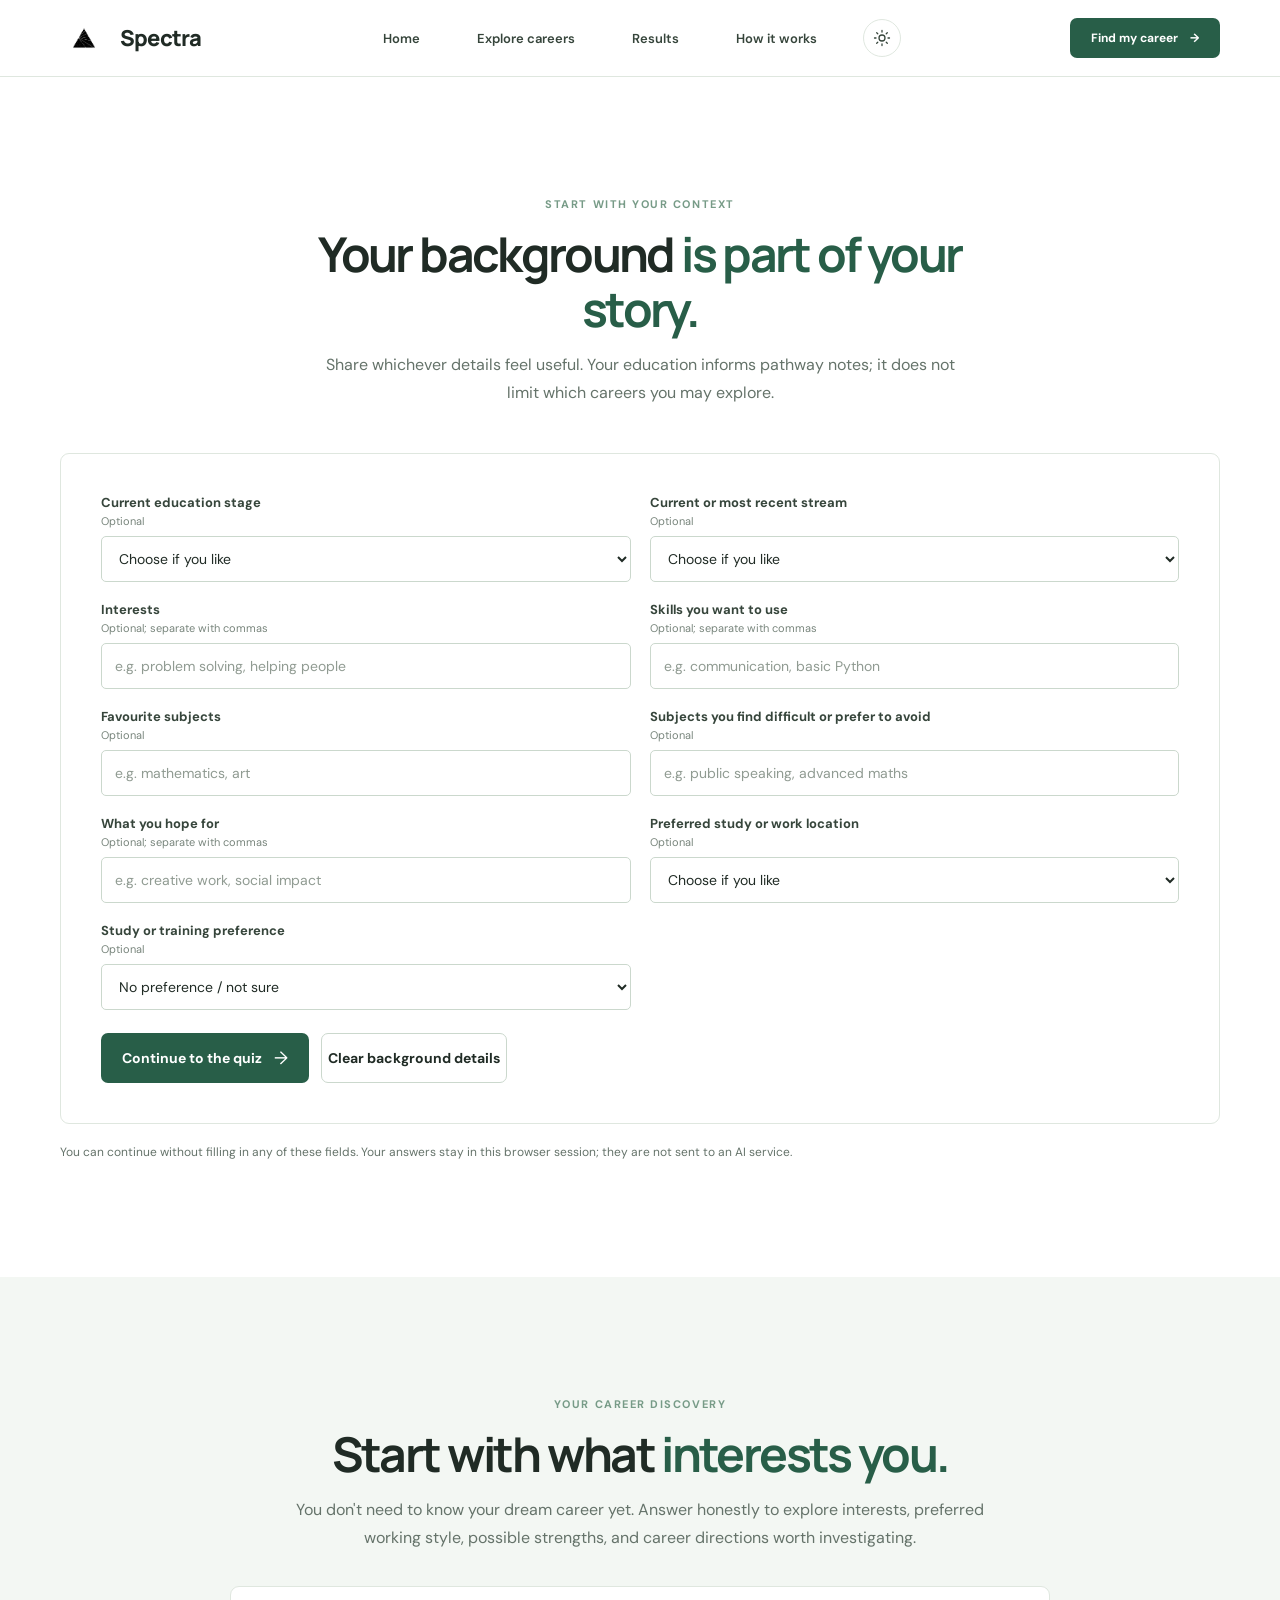
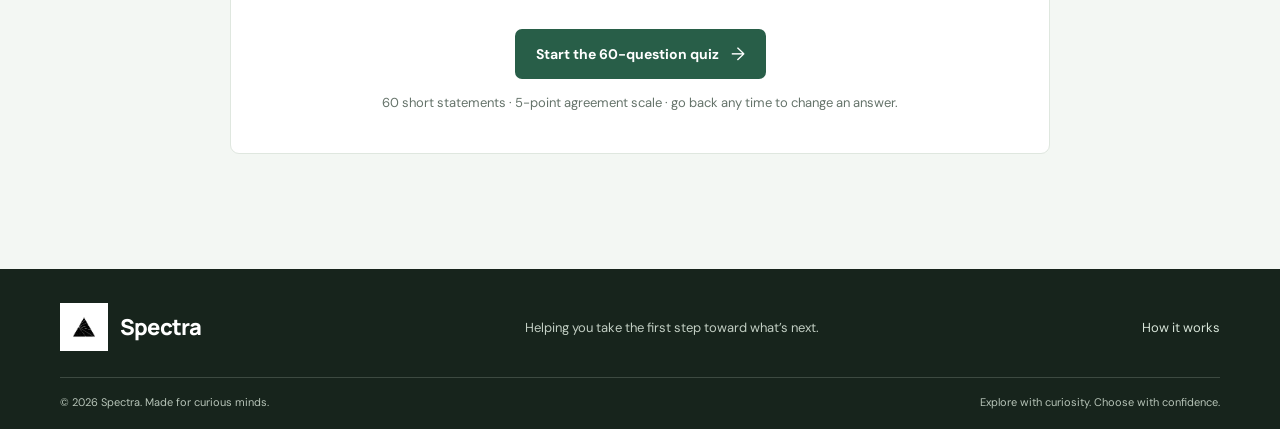
<file: quiz.html>
<!doctype html>
<html lang="en">
<head>
  <meta charset="utf-8"><meta name="viewport" content="width=device-width, initial-scale=1"><meta name="theme-color" content="#f8faf7">
  <meta name="description" content="Answer 60 career exploration statements and discover directions to explore."><title>Career quiz — Spectra</title>
  <script>(()=>{let theme;try{theme=localStorage.getItem("spectra-theme")}catch(error){console.warn("Could not read the saved theme preference.",error)}document.documentElement.dataset.theme=theme==="light"||theme==="dark"?theme:(window.matchMedia("(prefers-color-scheme: dark)").matches?"dark":"light")})();</script>
  <link rel="preconnect" href="https://fonts.googleapis.com"><link rel="preconnect" href="https://fonts.gstatic.com" crossorigin>
  <link href="https://fonts.googleapis.com/css2?family=DM+Sans:wght@400;500;600;700&family=Manrope:wght@400;500;600;700;800&display=swap" rel="stylesheet"><link href="https://fonts.googleapis.com/css2?family=Geist:wght@400;500;600&display=swap" rel="stylesheet">
  <link rel="stylesheet" href="style.css"><script src="script.js" defer></script>
</head>
<body>
  <header class="site-header"><nav class="navbar container" aria-label="Main navigation">
    <a class="brand" href="index.html" aria-label="Spectra home"><span class="brand-mark" aria-hidden="true"><img class="brand-logo-light" src="logo-light.jpeg" alt=""><img class="brand-logo-dark" src="logo-dark2.jpg" alt=""></span><span>Spectra</span></a>
    <button class="nav-toggle" id="nav-toggle" type="button" aria-expanded="false" aria-controls="nav-links" aria-label="Open navigation"><span></span><span></span><span></span></button>
    <div class="nav-links" id="nav-links"><span class="nav-hover-bg" aria-hidden="true"></span><a class="nav-link" href="index.html">Home</a><a class="nav-link" href="careers.html">Explore careers</a><a class="nav-link" href="results.html">Results</a><a class="nav-link" href="about.html">How it works</a>
      <button class="theme-toggle" id="theme-toggle" type="button" aria-label="Switch theme" title="Switch theme"><svg class="theme-icon theme-icon-sun" viewBox="0 0 24 24" aria-hidden="true"><circle cx="12" cy="12" r="4"></circle><path d="M12 2v2m0 16v2M4.93 4.93l1.42 1.42m11.3 11.3 1.42 1.42M2 12h2m16 0h2M4.93 19.07l1.42-1.42m11.3-11.3 1.42-1.42"></path></svg><svg class="theme-icon theme-icon-moon" viewBox="0 0 24 24" aria-hidden="true"><path d="M20.2 15.4A8.5 8.5 0 0 1 8.6 3.8 8.5 8.5 0 1 0 20.2 15.4Z"></path></svg></button>
    </div><a class="button button-small button-primary nav-cta" href="quiz.html?start=1">Find my career <span aria-hidden="true">→</span></a>
  </nav></header>
  <main>
    <section class="finder-section section-pad" id="profile-section">
      <div class="container"><div class="section-heading"><span class="eyebrow">START WITH YOUR CONTEXT</span><h1>Your background <span class="highlight">is part of your story.</span></h1><p>Share whichever details feel useful. Your education informs pathway notes; it does not limit which careers you may explore.</p></div>
        <form class="finder-form" id="profile-form">
          <div class="form-field"><label for="education-stage">Current education stage <span>Optional</span></label><select id="education-stage" name="educationStage"><option value="">Choose if you like</option><option value="school_8_below">Class 8 or below</option><option value="class_9_10">Class 9–10</option><option value="class_11_12">Class 11–12</option><option value="diploma">Diploma or polytechnic</option><option value="undergraduate">Undergraduate</option><option value="postgraduate">Postgraduate</option><option value="working">Graduate or working professional</option><option value="other">Other / undecided</option></select></div>
          <div class="form-field"><label for="education-stream">Current or most recent stream <span>Optional</span></label><select id="education-stream" name="educationStream"><option value="">Choose if you like</option><option value="pcm">Science PCM</option><option value="pcb">Science PCB</option><option value="pcmb">Science PCMB</option><option value="commerce_math">Commerce with Mathematics</option><option value="commerce">Commerce without Mathematics</option><option value="arts">Arts and Humanities</option><option value="vocational">Vocational</option><option value="diploma">Diploma / Polytechnic</option><option value="other">Other</option><option value="undecided">Not decided yet</option></select></div>
          <div class="form-field"><label for="interests">Interests <span>Optional; separate with commas</span></label><input id="interests" name="interests" type="text" placeholder="e.g. problem solving, helping people"></div>
          <div class="form-field"><label for="skills">Skills you want to use <span>Optional; separate with commas</span></label><input id="skills" name="skills" type="text" placeholder="e.g. communication, basic Python"></div>
          <div class="form-field"><label for="subjects">Favourite subjects <span>Optional</span></label><input id="subjects" name="favouriteSubjects" type="text" placeholder="e.g. mathematics, art"></div>
          <div class="form-field"><label for="difficult-subjects">Subjects you find difficult or prefer to avoid <span>Optional</span></label><input id="difficult-subjects" name="difficultSubjects" type="text" placeholder="e.g. public speaking, advanced maths"></div>
          <div class="form-field"><label for="goals">What you hope for <span>Optional; separate with commas</span></label><input id="goals" name="goals" type="text" placeholder="e.g. creative work, social impact"></div>
          <div class="form-field"><label for="study-location">Preferred study or work location <span>Optional</span></label><select id="study-location" name="studyLocation"><option value="">Choose if you like</option><option value="india">In India</option><option value="abroad">Abroad</option><option value="either">Either / undecided</option></select></div>
          <div class="form-field"><label for="study-preference">Study or training preference <span>Optional</span></label><select id="study-preference" name="studyPreference"><option value="">No preference / not sure</option><option value="long">Open to longer study</option><option value="affordable">Prefer affordable pathways</option><option value="short">Interested in shorter, skill-based pathways</option></select></div>
          <div class="form-actions"><button class="button button-primary" type="submit">Continue to the quiz <span class="button-arrow" aria-hidden="true">→</span></button><button class="button button-outline" id="clear-profile" type="reset">Clear background details</button></div>
        </form>
        <p class="matching-note">You can continue without filling in any of these fields. Your answers stay in this browser session; they are not sent to an AI service.</p>
      </div>
    </section>
    <section class="quiz-section section-pad" id="career-finder">
      <div class="container"><div class="section-heading"><span class="eyebrow">YOUR CAREER DISCOVERY</span><h2>Start with what <span class="highlight">interests you.</span></h2><p>You don't need to know your dream career yet. Answer honestly to explore interests, preferred working style, possible strengths, and career directions worth investigating.</p></div>
        <div class="quiz-start quiz-path-choice" id="quiz-path-choice" hidden>
          <h2 class="quiz-intro-message">How would you like to explore?</h2>
          <div class="quiz-path-options">
            <button class="quiz-path-option" id="choose-discovery" type="button">
              <span class="quiz-path-icon" aria-hidden="true">✦</span>
              <strong>Help me discover my career</strong>
              <span>Answer the general 60-question assessment to explore careers across fields.</span>
            </button>
            <button class="quiz-path-option" id="choose-field" type="button">
              <span class="quiz-path-icon" aria-hidden="true">⌕</span>
              <strong>Explore a specific field</strong>
              <span>Choose a field and answer 15 questions tailored to that area.</span>
            </button>
          </div>
        </div>
        <div class="quiz-start" id="quiz-intro" hidden>
          <h2 class="quiz-intro-message">Let's figure you out. 🧩</h2>
          <p>Builder? Creator? Problem-solver? Maybe something unexpected.</p>
          <button class="button button-primary" id="quiz-intro-next" type="button">Take the quiz <span class="button-arrow" aria-hidden="true">→</span></button>
          <button class="quiz-path-back" id="general-intro-back" type="button">← Back to choices</button>
        </div>
        <div class="quiz-start field-selection" id="field-selection" hidden>
          <h2 class="quiz-intro-message">Choose a field to explore</h2>
          <p>Your choice sets the topic, not your score. Your answers determine the career matches.</p>
          <div class="field-choice-grid" id="field-choice-grid"></div>
          <button class="quiz-path-back" id="not-sure-discover" type="button">Not sure yet? Help me discover my career →</button>
          <button class="button button-outline" id="field-selection-back" type="button">← Back to choices</button>
        </div>
        <div class="quiz-start selected-field-intro" id="selected-field-intro" hidden>
          <p class="eyebrow" id="selected-field-eyebrow"></p>
          <h2 class="quiz-intro-message" id="selected-field-title"></h2>
          <p id="selected-field-description"></p>
          <button class="button button-primary" id="start-field-quiz" type="button">Start the 15-question quiz <span class="button-arrow" aria-hidden="true">→</span></button>
          <button class="button button-outline" id="change-selected-field" type="button">Choose a different field</button>
        </div>
        <div class="quiz-start" id="quiz-start"><button class="button button-primary" id="start-quiz" type="button">Start the 60-question quiz <span class="button-arrow" aria-hidden="true">→</span></button><p>60 short statements · 5-point agreement scale · go back any time to change an answer.</p></div>
        <form class="quiz-panel" id="career-quiz" hidden novalidate>
          <p class="selected-field-label" id="quiz-field-context" hidden></p>
          <div class="quiz-progress-row"><span class="quiz-progress-label" id="quiz-progress-label" aria-live="polite">Question 1 of 60</span><span class="quiz-progress-hint">Choose one rating to continue</span></div>
          <progress class="quiz-progress" id="quiz-progress" max="60" value="1" aria-label="Quiz progress"></progress>
          <div id="quiz-question" class="quiz-question" role="group" aria-labelledby="quiz-question-title"></div>
          <p class="quiz-error" id="quiz-error" role="alert" hidden>Please select a rating to continue.</p>
          <div class="quiz-actions"><button class="button button-outline" id="quiz-back" type="button">← Back</button><button class="button button-outline" id="quiz-change-field" type="button" hidden>Change field</button></div>
          <p class="quiz-disclaimer">Scale: Strongly Disagree · Disagree · Neutral / Not Sure · Agree · Strongly Agree. Answers describe your preferences today—not verified ability or a clinical assessment.</p>
        </form>
      </div>
    </section>
  </main>
  <footer class="site-footer"><div class="container footer-main"><a class="brand footer-brand" href="index.html" aria-label="Spectra home"><span class="brand-mark" aria-hidden="true"><img class="brand-logo-light" src="logo-light.jpeg" alt=""><img class="brand-logo-dark" src="logo-dark2.jpg" alt=""></span><span>Spectra</span></a><p>Helping you take the first step toward what’s next.</p><a class="footer-top-link" href="about.html">How it works</a></div><div class="container footer-bottom"><span>© <span id="current-year">2026</span> Spectra. Made for curious minds.</span><span>Explore with curiosity. Choose with confidence.</span></div></footer>
  <script src="https://cdn.botpress.cloud/webchat/v5.0/inject.js"></script>
  <script src="https://files.bpcontent.cloud/2026/10/23/18/20261023184047-CG2Y98YD.js" defer></script>
  <script>
    const resizeBotpressLauncher = () => {
      const shadowRoot = document.querySelector("#fab-root")?.shadowRoot;
      if (!shadowRoot || shadowRoot.querySelector("#spectra-botpress-launcher-size")) return false;
      const style = document.createElement("style");
      style.id = "spectra-botpress-launcher-size";
      style.textContent = ".bpFab { width: 52px !important; height: 52px !important; }";
      shadowRoot.append(style);
      return true;
    };

    const botpressLauncherObserver = new MutationObserver(() => {
      if (resizeBotpressLauncher()) botpressLauncherObserver.disconnect();
    });
    botpressLauncherObserver.observe(document.documentElement, { childList: true, subtree: true });
    if (resizeBotpressLauncher()) botpressLauncherObserver.disconnect();
  </script>
</body>
</html>
</file>
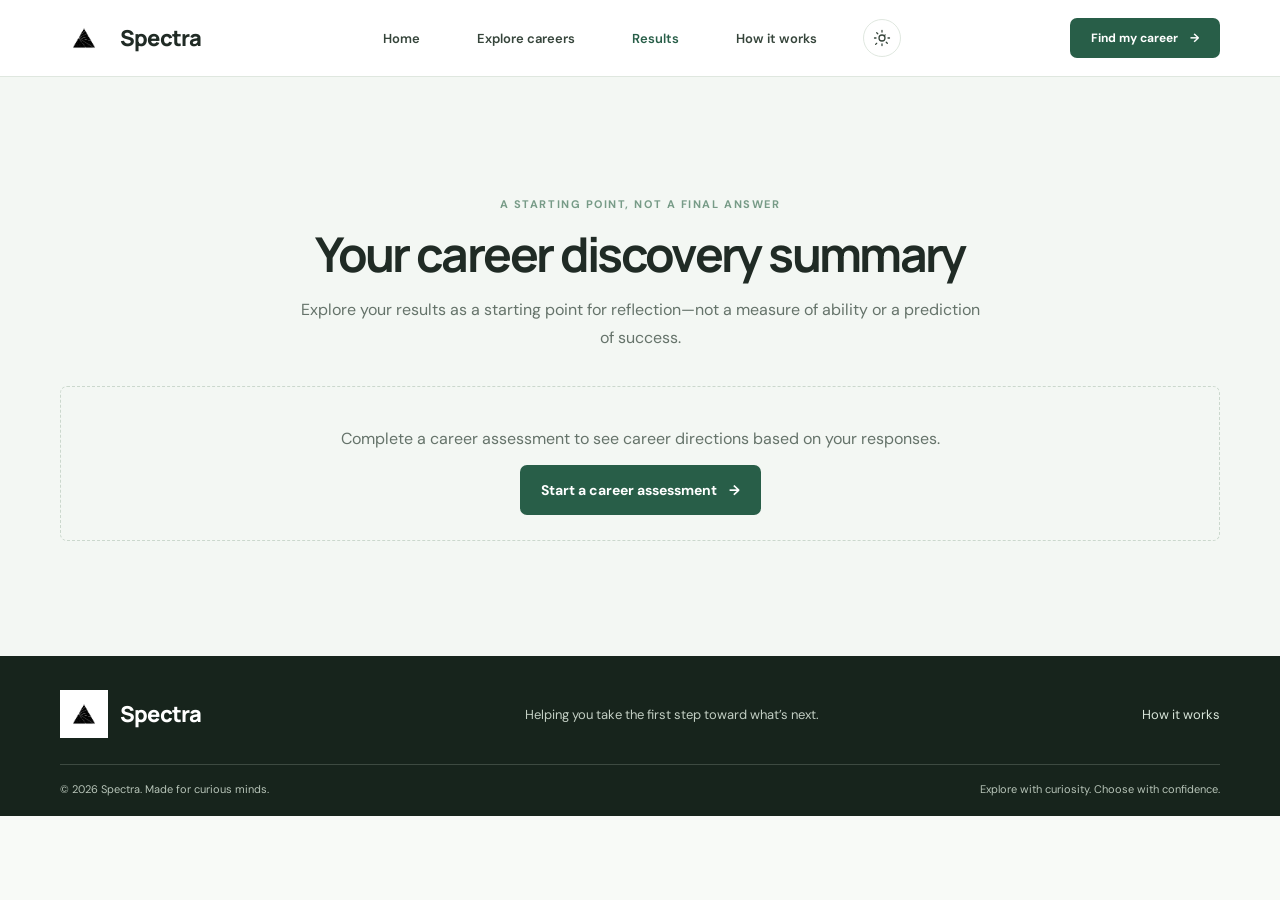
<file: results.html>
<!doctype html>
<html lang="en">
<head>
  <meta charset="utf-8"><meta name="viewport" content="width=device-width, initial-scale=1"><meta name="theme-color" content="#f8faf7">
  <meta name="description" content="Review your personalized career exploration results with Spectra."><title>Your results — Spectra</title>
  <script>(()=>{let theme;try{theme=localStorage.getItem("spectra-theme")}catch(error){console.warn("Could not read the saved theme preference.",error)}document.documentElement.dataset.theme=theme==="light"||theme==="dark"?theme:(window.matchMedia("(prefers-color-scheme: dark)").matches?"dark":"light")})();</script>
  <link rel="preconnect" href="https://fonts.googleapis.com"><link rel="preconnect" href="https://fonts.gstatic.com" crossorigin>
  <link href="https://fonts.googleapis.com/css2?family=DM+Sans:wght@400;500;600;700&family=Manrope:wght@400;500;600;700;800&display=swap" rel="stylesheet"><link href="https://fonts.googleapis.com/css2?family=Geist:wght@400;500;600&display=swap" rel="stylesheet">
  <link rel="stylesheet" href="style.css"><script src="script.js" defer></script>
</head>
<body>
  <header class="site-header"><nav class="navbar container" aria-label="Main navigation">
    <a class="brand" href="index.html" aria-label="Spectra home"><span class="brand-mark" aria-hidden="true"><img class="brand-logo-light" src="logo-light.jpeg" alt=""><img class="brand-logo-dark" src="logo-dark2.jpg" alt=""></span><span>Spectra</span></a>
    <button class="nav-toggle" id="nav-toggle" type="button" aria-expanded="false" aria-controls="nav-links" aria-label="Open navigation"><span></span><span></span><span></span></button>
    <div class="nav-links" id="nav-links"><span class="nav-hover-bg" aria-hidden="true"></span><a class="nav-link" href="index.html">Home</a><a class="nav-link" href="careers.html">Explore careers</a><a class="nav-link" href="results.html">Results</a><a class="nav-link" href="about.html">How it works</a>
      <button class="theme-toggle" id="theme-toggle" type="button" aria-label="Switch theme" title="Switch theme"><svg class="theme-icon theme-icon-sun" viewBox="0 0 24 24" aria-hidden="true"><circle cx="12" cy="12" r="4"></circle><path d="M12 2v2m0 16v2M4.93 4.93l1.42 1.42m11.3 11.3 1.42 1.42M2 12h2m16 0h2M4.93 19.07l-1.42 1.42m11.3-11.3 1.42-1.42"></path></svg><svg class="theme-icon theme-icon-moon" viewBox="0 0 24 24" aria-hidden="true"><path d="M20.2 15.4A8.5 8.5 0 0 1 8.6 3.8 8.5 8.5 0 1 0 20.2 15.4Z"></path></svg></button>
    </div><a class="button button-small button-primary nav-cta" href="quiz.html?start=1">Find my career <span aria-hidden="true">→</span></a>
  </nav></header>
  <main><section class="quiz-section section-pad"><div class="container">
    <div class="section-heading"><span class="eyebrow">A STARTING POINT, NOT A FINAL ANSWER</span><h1>Your career discovery summary</h1><p>Explore your results as a starting point for reflection—not a measure of ability or a prediction of success.</p></div>
    <div class="empty-state" id="results-empty" hidden><p>Complete a career assessment to see career directions based on your responses.</p><a class="button button-primary" href="quiz.html?start=1">Start a career assessment <span aria-hidden="true">→</span></a></div>
    <section class="results-dashboard" id="results-dashboard" aria-labelledby="results-title" hidden>
      <div class="results-heading"><span class="eyebrow">A STARTING POINT, NOT A FINAL ANSWER</span><h2 id="results-title">Your career discovery summary</h2><p id="recommendation-summary" role="status" aria-live="polite"></p></div>
      <section class="primary-career-hero" id="primary-recommendation" aria-labelledby="primary-career-title">
        <div id="primary-career-content"></div>
      </section>
      <section class="primary-roadmap-section" id="primary-roadmap" aria-labelledby="primary-roadmap-title">
        <div class="results-heading"><span class="eyebrow">A PRACTICAL NEXT STEP</span><h3 id="primary-roadmap-title">Start exploring this path</h3></div>
        <div class="primary-roadmap-content" id="primary-roadmap-content"></div>
      </section>
      <section class="related-careers-section" id="related-careers-section" aria-labelledby="related-careers-title">
        <div class="results-heading"><span class="eyebrow">OTHER DIRECTIONS</span><h3 id="related-careers-title">Other careers worth exploring</h3><p>These are the next highest-scoring profiles with usable data. Scores describe interest alignment, not ability or predicted success.</p></div>
        <div class="related-career-list" id="related-career-results" aria-live="polite"></div>
      </section>
      <section class="results-insights" aria-label="Visual summary of your quiz responses">
        <article class="dashboard-panel insight-panel">
          <div class="insight-heading"><div><span class="eyebrow">INTEREST SNAPSHOT</span><h3>Your response profile</h3></div><span class="insight-count" id="answered-count"></span></div>
          <p class="insight-description">These bars summarize average agreement for mapped interest areas. 50 is neutral; scores reflect preferences, not ability.</p>
          <div class="interest-score-list" id="interest-score-bars"></div>
          <p class="chart-footnote">Score formula: ((average rating − 1) ÷ 4) × 100. Neutral maps to 50.</p>
        </article>
        <article class="dashboard-panel insight-panel">
          <div class="insight-heading"><div><span class="eyebrow">YOUR ANSWER PATTERN</span><h3>Ratings across the scale</h3></div></div>
          <p class="insight-description">Number of answers at each rating in this assessment. This chart describes your responses only.</p>
          <div class="rating-chart" id="rating-distribution" role="img" aria-label="Distribution of your ratings across all quiz statements"></div>
          <div class="rating-legend" aria-hidden="true"><span>1 · Strongly disagree</span><span>2 · Disagree</span><span>3 · Neutral</span><span>4 · Agree</span><span>5 · Strongly agree</span></div>
        </article>
      </section>
      <div class="dashboard-grid">
        <article class="dashboard-panel"><h3>Possible strengths to explore</h3><div id="strengths-results"></div></article>
        <article class="dashboard-panel"><h3>Skills to develop</h3><div id="development-results"></div></article>
        <article class="dashboard-panel"><h3>Your preferred work style</h3><div id="workstyle-results"></div></article>
      </div>
      <article class="dashboard-panel reflection-panel"><h3>Questions to reflect on</h3><ul><li>Which suggested activity would you like to try first?</li><li>Would you enjoy the day-to-day tasks involved in this career?</li><li>What would you like to learn more about?</li><li>Who could you ask for advice, such as a trusted teacher or counsellor?</li></ul></article>
      <div class="results-actions"><a class="button button-outline" href="quiz.html?review=1">Review my answers</a><a class="button button-primary" href="quiz.html?restart=1">Start over</a><a class="button button-outline" id="primary-roadmap-link" href="careers.html">Browse career profiles</a></div>
      <p class="matching-note">The score averages mapped interest and profile-overlap data when available. It is not a probability of success, an aptitude measure, or professional advice. Career details and requirements should be checked with qualified professionals and official sources.</p>
    </section>
  </div></section></main>
  <dialog class="career-detail-dialog" id="career-detail-dialog" aria-labelledby="career-dialog-title"></dialog>
  <footer class="site-footer"><div class="container footer-main"><a class="brand footer-brand" href="index.html" aria-label="Spectra home"><span class="brand-mark" aria-hidden="true"><img class="brand-logo-light" src="logo-light.jpeg" alt=""><img class="brand-logo-dark" src="logo-dark2.jpg" alt=""></span><span>Spectra</span></a><p>Helping you take the first step toward what’s next.</p><a class="footer-top-link" href="about.html">How it works</a></div><div class="container footer-bottom"><span>© <span id="current-year">2026</span> Spectra. Made for curious minds.</span><span>Explore with curiosity. Choose with confidence.</span></div></footer>
  <script src="https://cdn.botpress.cloud/webchat/v5.0/inject.js"></script>
  <script src="https://files.bpcontent.cloud/2026/10/23/18/20261023184047-CG2Y98YD.js" defer></script>
  <script>
    const resizeBotpressLauncher = () => {
      const shadowRoot = document.querySelector("#fab-root")?.shadowRoot;
      if (!shadowRoot || shadowRoot.querySelector("#spectra-botpress-launcher-size")) return false;
      const style = document.createElement("style");
      style.id = "spectra-botpress-launcher-size";
      style.textContent = ".bpFab { width: 52px !important; height: 52px !important; }";
      shadowRoot.append(style);
      return true;
    };

    const botpressLauncherObserver = new MutationObserver(() => {
      if (resizeBotpressLauncher()) botpressLauncherObserver.disconnect();
    });
    botpressLauncherObserver.observe(document.documentElement, { childList: true, subtree: true });
    if (resizeBotpressLauncher()) botpressLauncherObserver.disconnect();
  </script>
</body>
</html>
</file>
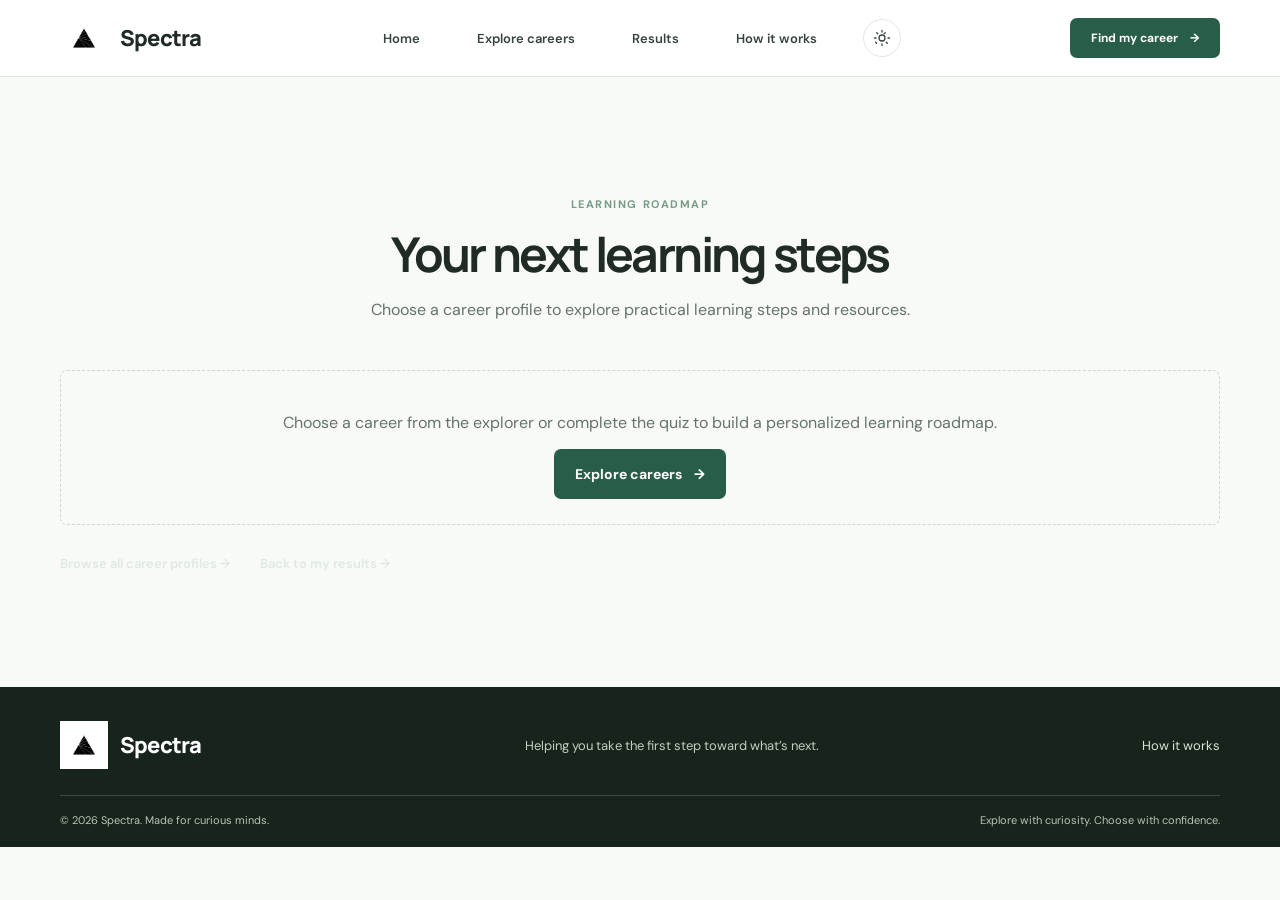
<file: roadmap.html>
<!doctype html>
<html lang="en">
<head>
  <meta charset="utf-8"><meta name="viewport" content="width=device-width, initial-scale=1"><meta name="theme-color" content="#f8faf7">
  <meta name="description" content="Explore learning steps, projects, and resources for a career with Spectra."><title>Career roadmap — Spectra</title>
  <script>(()=>{let theme;try{theme=localStorage.getItem("spectra-theme")}catch(error){console.warn("Could not read the saved theme preference.",error)}document.documentElement.dataset.theme=theme==="light"||theme==="dark"?theme:(window.matchMedia("(prefers-color-scheme: dark)").matches?"dark":"light")})();</script>
  <link rel="preconnect" href="https://fonts.googleapis.com"><link rel="preconnect" href="https://fonts.gstatic.com" crossorigin>
  <link href="https://fonts.googleapis.com/css2?family=DM+Sans:wght@400;500;600;700&family=Manrope:wght@400;500;600;700;800&display=swap" rel="stylesheet"><link href="https://fonts.googleapis.com/css2?family=Geist:wght@400;500;600&display=swap" rel="stylesheet">
  <link rel="stylesheet" href="style.css"><script src="script.js" defer></script>
</head>
<body>
  <header class="site-header"><nav class="navbar container" aria-label="Main navigation">
    <a class="brand" href="index.html" aria-label="Spectra home"><span class="brand-mark" aria-hidden="true"><img class="brand-logo-light" src="logo-light.jpeg" alt=""><img class="brand-logo-dark" src="logo-dark2.jpg" alt=""></span><span>Spectra</span></a>
    <button class="nav-toggle" id="nav-toggle" type="button" aria-expanded="false" aria-controls="nav-links" aria-label="Open navigation"><span></span><span></span><span></span></button>
    <div class="nav-links" id="nav-links"><span class="nav-hover-bg" aria-hidden="true"></span><a class="nav-link" href="index.html">Home</a><a class="nav-link" href="careers.html">Explore careers</a><a class="nav-link" href="results.html">Results</a><a class="nav-link" href="about.html">How it works</a>
      <button class="theme-toggle" id="theme-toggle" type="button" aria-label="Switch theme" title="Switch theme"><svg class="theme-icon theme-icon-sun" viewBox="0 0 24 24" aria-hidden="true"><circle cx="12" cy="12" r="4"></circle><path d="M12 2v2m0 16v2M4.93 4.93l1.42 1.42m11.3 11.3 1.42 1.42M2 12h2m16 0h2M4.93 19.07l-1.42-1.42m11.3-11.3 1.42-1.42"></path></svg><svg class="theme-icon theme-icon-moon" viewBox="0 0 24 24" aria-hidden="true"><path d="M20.2 15.4A8.5 8.5 0 0 1 8.6 3.8 8.5 8.5 0 1 0 20.2 15.4Z"></path></svg></button>
    </div><a class="button button-small button-primary nav-cta" href="quiz.html?start=1">Find my career <span aria-hidden="true">→</span></a>
  </nav></header>
  <main><section class="section-pad roadmap-page"><div class="container">
    <div class="section-heading"><span class="eyebrow">LEARNING ROADMAP</span><h1 id="roadmap-title">Your next learning steps</h1><p id="roadmap-description">Choose a career profile to explore practical learning steps and resources.</p></div>
    <div class="roadmap-content dashboard-grid" id="roadmap-content"></div>
    <div class="final-cta-inner roadmap-back-links"><a class="text-link" href="careers.html">Browse all career profiles →</a><a class="text-link" href="results.html">Back to my results →</a></div>
  </div></section></main>
  <footer class="site-footer"><div class="container footer-main"><a class="brand footer-brand" href="index.html" aria-label="Spectra home"><span class="brand-mark" aria-hidden="true"><img class="brand-logo-light" src="logo-light.jpeg" alt=""><img class="brand-logo-dark" src="logo-dark2.jpg" alt=""></span><span>Spectra</span></a><p>Helping you take the first step toward what’s next.</p><a class="footer-top-link" href="about.html">How it works</a></div><div class="container footer-bottom"><span>© <span id="current-year">2026</span> Spectra. Made for curious minds.</span><span>Explore with curiosity. Choose with confidence.</span></div></footer>
  <script src="https://cdn.botpress.cloud/webchat/v5.0/inject.js"></script>
  <script src="https://files.bpcontent.cloud/2026/10/23/18/20261023184047-CG2Y98YD.js" defer></script>
  <script>
    const resizeBotpressLauncher = () => {
      const shadowRoot = document.querySelector("#fab-root")?.shadowRoot;
      if (!shadowRoot || shadowRoot.querySelector("#spectra-botpress-launcher-size")) return false;
      const style = document.createElement("style");
      style.id = "spectra-botpress-launcher-size";
      style.textContent = ".bpFab { width: 52px !important; height: 52px !important; }";
      shadowRoot.append(style);
      return true;
    };

    const botpressLauncherObserver = new MutationObserver(() => {
      if (resizeBotpressLauncher()) botpressLauncherObserver.disconnect();
    });
    botpressLauncherObserver.observe(document.documentElement, { childList: true, subtree: true });
    if (resizeBotpressLauncher()) botpressLauncherObserver.disconnect();
  </script>
</body>
</html>
</file>
<file: style.css>
:root {
  color-scheme: light;
  --ink: #202b25;
  --ink-soft: #36453b;
  --muted: #65736a;
  --green: #285e48;
  --green-dark: #1b4936;
  --teal: #2d716c;
  --sage: #e8efe8;
  --paper: #f8faf7;
  --surface: #fff;
  --line: #dfe7df;
  --line-strong: #cbd8cd;
  --heading-font: "Manrope", sans-serif;
  --body-font: "DM Sans", sans-serif;
  --header-height: 76px;
}

* {
  box-sizing: border-box;
}

html {
  scroll-behavior: smooth;
  scroll-padding-top: calc(var(--header-height) + 20px);
}

body {
  margin: 0;
  background: var(--paper);
  color: var(--ink);
  font-family: var(--body-font);
  -webkit-font-smoothing: antialiased;
}

body,
button,
input,
select {
  font-family: var(--body-font);
}

a {
  color: inherit;
  text-decoration: none;
}

button {
  color: inherit;
}

button,
input,
select {
  font: inherit;
}

button:focus-visible,
a:focus-visible,
input:focus-visible,
select:focus-visible,
summary:focus-visible {
  outline: 3px solid #7cb5a2;
  outline-offset: 3px;
}

[hidden] {
  display: none !important;
}

.container {
  width: min(1160px, calc(100% - 56px));
  margin-inline: auto;
}

.visually-hidden {
  position: absolute !important;
  width: 1px;
  height: 1px;
  overflow: hidden;
  clip: rect(0, 0, 0, 0);
  white-space: nowrap;
  clip-path: inset(50%);
}

.site-header {
  position: sticky;
  z-index: 20;
  top: 0;
  border-bottom: 1px solid var(--line);
  background: rgb(255 255 255 / 96%);
  backdrop-filter: blur(14px);
}

.navbar {
  display: flex;
  min-height: var(--header-height);
  align-items: center;
  justify-content: space-between;
  gap: 26px;
}

.brand {
  display: inline-flex;
  flex: 0 0 auto;
  align-items: center;
  gap: 12px;
  font-family: var(--heading-font);
  font-size: 22px;
  font-weight: 800;
  letter-spacing: -0.8px;
}

.brand-mark {
  display: grid;
  width: 48px;
  height: 48px;
  place-items: center;
  color: var(--green);
}

.brand-mark img {
  grid-area: 1 / 1;
  display: block;
  width: 100%;
  height: 100%;
  object-fit: contain;
}

.brand-mark img.brand-logo-dark {
  display: none;
}

[data-theme="dark"] .brand-mark .brand-logo-light {
  display: none;
}

[data-theme="dark"] .brand-mark img.brand-logo-dark {
  display: block;
}

.brand-accent {
  color: var(--teal);
}

.nav-links {
  position: relative;
  display: flex;
  align-items: center;
  gap: clamp(16px, 2.6vw, 34px);
  color: var(--ink-soft);
  font-size: 13px;
  font-weight: 600;
}

.nav-link {
  position: relative;
  z-index: 1;
  display: inline-flex;
  min-height: 36px;
  align-items: center;
  padding: 0 12px;
  border-radius: 999px;
  transition: color 180ms ease;
  white-space: nowrap;
}

.nav-hover-bg {
  position: absolute;
  z-index: 0;
  top: 0;
  left: 0;
  width: 0;
  height: 0;
  border-radius: 999px;
  background: color-mix(in srgb, var(--green) 11%, transparent);
  opacity: 0;
  pointer-events: none;
  transform: translate3d(0, 0, 0);
  transition: width 220ms ease, height 220ms ease, opacity 140ms ease, transform 260ms cubic-bezier(0.2, 0.8, 0.2, 1);
}

.nav-links.has-active-link .nav-hover-bg {
  opacity: 1;
}

.nav-links .nav-link:hover,
.nav-links .nav-link:focus-visible,
.nav-links .nav-link[aria-current="page"] {
  color: var(--green);
}

.nav-links .theme-toggle {
  position: relative;
  z-index: 1;
}

.footer-top-link,
.text-link {
  transition: color 160ms ease;
}

.footer-top-link:hover,
.text-link:hover {
  color: var(--green);
}

.theme-toggle {
  display: inline-flex;
  width: 38px;
  height: 38px;
  flex: 0 0 auto;
  align-items: center;
  justify-content: center;
  border: 1px solid var(--line);
  border-radius: 50%;
  background: var(--surface);
  color: var(--ink-soft);
  cursor: pointer;
  transition: background-color 160ms ease, border-color 160ms ease, color 160ms ease;
}

.theme-toggle:hover {
  border-color: var(--green);
  color: var(--green);
}

.theme-icon {
  width: 18px;
  height: 18px;
  fill: none;
  stroke: currentColor;
  stroke-linecap: round;
  stroke-linejoin: round;
  stroke-width: 1.7;
}

.theme-icon-moon,
[data-theme="dark"] .theme-icon-sun {
  display: none;
}

[data-theme="dark"] .theme-icon-moon {
  display: block;
}

.nav-toggle {
  display: none;
}

.button {
  display: inline-flex;
  min-height: 50px;
  align-items: center;
  justify-content: center;
  gap: 12px;
  border: 1px solid transparent;
  border-radius: 7px;
  cursor: pointer;
  font-size: 14px;
  font-weight: 700;
  transition: background-color 160ms ease, border-color 160ms ease, transform 160ms ease;
}

.button:hover {
  transform: translateY(-1px);
}

.button-small {
  min-height: 40px;
  padding: 0 15px;
  font-size: 12px;
}

.button-primary {
  padding: 0 20px;
  background: var(--green);
  color: #fff;
}

.button-primary:hover {
  background: var(--green-dark);
}

.button-outline {
  border-color: var(--line-strong);
  background: var(--surface);
  color: var(--ink);
}

.button-outline:hover {
  border-color: var(--green);
  background: #f5f8f4;
}

.button-arrow {
  font-size: 18px;
  font-weight: 400;
}

.prism-hero {
  position: relative;
  height: 190svh;
  min-height: 1100px;
  background: #0c1512;
}

.prism-stage {
  position: sticky;
  top: var(--header-height);
  height: calc(100svh - var(--header-height));
  min-height: 540px;
  overflow: hidden;
  isolation: isolate;
  background: #0c1512;
  color: #f4f8f3;
  --prism-background: #0c1512;
}

.prism-atmosphere {
  position: absolute;
  z-index: 0;
  inset: 0;
  display: block;
  width: 100%;
  height: 100%;
  pointer-events: none;
}

.prism-copy {
  position: absolute;
  z-index: 1;
  inset: 0;
  display: flex;
  flex-direction: column;
  justify-content: space-between;
  padding: clamp(28px, 5.2vw, 76px);
  transition: opacity 300ms ease;
}

.prism-eyebrow,
.eyebrow {
  display: inline-flex;
  align-items: center;
  gap: 10px;
  color: #779b87;
  font-size: 11px;
  font-weight: 700;
  letter-spacing: 0.14em;
  line-height: 1.5;
}

.prism-eyebrow {
  color: #b0c9b9;
}

.eyebrow-dot {
  width: 7px;
  height: 7px;
  border-radius: 50%;
  background: #a4c8ae;
}

.prism-bottom-copy {
  width: min(540px, 100%);
  margin-left: auto;
}

.hero-description {
  max-width: 500px;
  margin: 0 0 24px;
  color: #d5e0d7;
  font-size: clamp(17px, 2vw, 21px);
  line-height: 1.7;
}

.hero-actions {
  display: flex;
  flex-wrap: wrap;
  align-items: center;
  gap: 22px;
}

.explore-button {
  min-height: 48px;
  background: #dceade;
  color: #183e2f;
}

.explore-button:hover {
  background: #f0f6ef;
}

.text-link {
  color: #e0e9e1;
  font-size: 13px;
  font-weight: 600;
}

.prism-scroll-hint {
  position: absolute;
  bottom: 34px;
  left: clamp(28px, 5.2vw, 76px);
  display: flex;
  align-items: center;
  gap: 10px;
  color: #b8c9bd;
  font-size: 11px;
  letter-spacing: 0.04em;
  transition: opacity 180ms ease;
}

.prism-scroll-wheel {
  position: relative;
  width: 16px;
  height: 23px;
  border: 1px solid #89a894;
  border-radius: 12px;
}

.prism-scroll-wheel::after {
  position: absolute;
  top: 4px;
  left: 6px;
  width: 2px;
  height: 5px;
  border-radius: 2px;
  background: #b7d1be;
  content: "";
}

.prism-replay {
  position: absolute;
  z-index: 3;
  right: 24px;
  bottom: 22px;
  padding: 8px 13px;
  border: 1px solid rgb(237 246 238 / 25%);
  border-radius: 999px;
  background: rgb(20 36 28 / 72%);
  color: #eef5ed;
  cursor: pointer;
  font-size: 12px;
  backdrop-filter: blur(8px);
}

.prism-webgl-fallback .prism-hero h1 {
  position: absolute !important;
  z-index: 2;
  top: 29%;
  left: 50%;
  width: min(90%, 1000px);
  height: auto;
  overflow: visible;
  clip: auto;
  clip-path: none;
  color: #f6f8f5;
  font-family: var(--heading-font);
  font-size: clamp(42px, 8vw, 100px);
  font-weight: 600;
  letter-spacing: -0.06em;
  line-height: 1.04;
  text-align: center;
  transform: translateX(-50%);
  white-space: normal;
}

.prism-webgl-fallback .prism-atmosphere {
  display: none;
}

.section-pad {
  padding: clamp(76px, 9vw, 124px) 0;
}

.how-section,
.finder-section,
.careers-section {
  background: var(--surface);
}

.benefits-section {
  background: #edf3ee;
}

.section-heading {
  max-width: 730px;
  margin: 0 auto 46px;
  text-align: center;
}

.section-heading-left {
  margin: 0;
  text-align: left;
}

.section-heading h2,
.section-heading h1,
.final-cta h2 {
  margin: 14px 0 14px;
  color: var(--ink);
  font-family: var(--heading-font);
  font-size: clamp(30px, 4.3vw, 48px);
  font-weight: 700;
  letter-spacing: -0.055em;
  line-height: 1.14;
}

.highlight {
  color: var(--green);
}

.section-heading > p,
.final-cta p {
  max-width: 640px;
  margin: 0 auto;
  color: var(--muted);
  font-size: 16px;
  line-height: 1.75;
}

.section-heading-left > p {
  margin-inline: 0;
}

.steps-grid {
  display: grid;
  grid-template-columns: repeat(3, minmax(0, 1fr));
  gap: 22px;
}

.step-card {
  position: relative;
  min-height: 240px;
  padding: 27px 28px;
  border: 1px solid var(--line);
  border-radius: 8px;
  background: #fff;
}

.step-number {
  display: flex;
  align-items: center;
  gap: 14px;
  color: var(--green);
  font-size: 13px;
  font-weight: 700;
  letter-spacing: 0.08em;
}

.step-icon {
  width: 24px;
  height: 24px;
  border: 1px solid #b7cbbb;
  border-radius: 50%;
  background: #f3f7f2;
}

.step-card h3,
.benefit-item h3 {
  margin: 27px 0 9px;
  font-family: var(--heading-font);
  font-size: 19px;
  letter-spacing: -0.025em;
}

.step-card p,
.benefit-item p {
  margin: 0;
  color: var(--muted);
  font-size: 14px;
  line-height: 1.7;
}

.step-connector {
  position: absolute;
  top: 31px;
  right: 25px;
  color: #9aafa0;
}

.benefits-layout {
  display: grid;
  grid-template-columns: 0.9fr 1.1fr;
  align-items: center;
  gap: clamp(42px, 8vw, 100px);
}

.benefit-list {
  border-top: 1px solid #cfdbd0;
}

.benefit-item {
  display: grid;
  grid-template-columns: 44px 1fr;
  gap: 14px;
  padding: 21px 0;
  border-bottom: 1px solid #cfdbd0;
}

.benefit-item > span {
  padding-top: 3px;
  color: var(--green);
  font-size: 12px;
  font-weight: 700;
  letter-spacing: 0.1em;
}

.benefit-item h3 {
  margin: 0 0 5px;
  font-size: 16px;
}

.finder-form {
  display: grid;
  grid-template-columns: repeat(2, minmax(0, 1fr));
  gap: 19px;
  padding: clamp(22px, 4vw, 40px);
  border: 1px solid var(--line);
  border-radius: 9px;
  background: #fff;
}

.form-field {
  display: flex;
  min-width: 0;
  flex-direction: column;
  gap: 8px;
}

.form-field label,
.search-field label {
  color: var(--ink-soft);
  font-size: 13px;
  font-weight: 700;
}

.form-field label span {
  display: block;
  margin-top: 3px;
  color: #78857c;
  font-size: 11px;
  font-weight: 400;
}

.form-field input,
.form-field select,
.search-field input {
  width: 100%;
  min-height: 46px;
  padding: 10px 13px;
  border: 1px solid var(--line-strong);
  border-radius: 5px;
  background: #fff;
  color: var(--ink);
  font-size: 14px;
}

.form-field input::placeholder,
.search-field input::placeholder {
  color: #909b92;
}

.form-actions {
  display: flex;
  grid-column: 1 / -1;
  flex-wrap: wrap;
  gap: 12px;
  margin-top: 4px;
}

.matching-note,
.careers-footnote,
.quiz-disclaimer {
  color: var(--muted);
  font-size: 12px;
  line-height: 1.7;
}

.matching-note {
  margin: 18px 0 0;
}

.quiz-section {
  background: #f3f7f3;
}

.quiz-section .section-heading {
  margin-bottom: 34px;
}

.quiz-section .section-heading > p {
  max-width: 690px;
}

.quiz-start,
.quiz-panel,
.results-dashboard {
  width: min(820px, 100%);
  margin-inline: auto;
  padding: clamp(22px, 4vw, 42px);
  border: 1px solid var(--line);
  border-radius: 9px;
  background: #fff;
}

.quiz-start {
  text-align: center;
}

.quiz-start p {
  margin: 15px 0 0;
  color: var(--muted);
  font-size: 13px;
}

.quiz-intro-message {
  margin: 0 0 22px;
  color: var(--ink);
  font-family: var(--heading-font);
  font-size: clamp(22px, 3.5vw, 30px);
  font-weight: 700;
  letter-spacing: -0.04em;
}

.quiz-path-options,
.field-choice-grid {
  display: grid;
  grid-template-columns: repeat(2, minmax(0, 1fr));
  gap: 14px;
  margin: 22px 0;
  text-align: left;
}

.quiz-path-option,
.field-choice {
  display: grid;
  min-width: 0;
  gap: 9px;
  padding: 18px;
  border: 1px solid var(--line);
  border-radius: 9px;
  background: var(--paper);
  color: var(--ink);
  font: inherit;
  text-align: left;
  transition: border-color 150ms ease, transform 150ms ease, background-color 150ms ease;
}

.quiz-path-option {
  cursor: pointer;
}

.quiz-path-option:hover,
.field-choice:not(:disabled):hover {
  transform: translateY(-2px);
  border-color: var(--green);
}

.quiz-path-option:focus-visible,
.field-choice:focus-visible,
.quiz-path-back:focus-visible {
  outline: 3px solid var(--teal);
  outline-offset: 3px;
}

.quiz-path-icon,
.field-choice-icon {
  color: var(--teal);
  font-size: 22px;
  line-height: 1;
}

.quiz-path-option strong,
.field-choice strong {
  font-family: var(--heading-font);
  font-size: 15px;
}

.quiz-path-option > span:last-child,
.field-choice > span:nth-last-child(2) {
  color: var(--muted);
  font-size: 12px;
  line-height: 1.6;
}

.field-choice {
  align-content: start;
}

.field-choice:not(:disabled) {
  cursor: pointer;
}

.field-choice:disabled {
  opacity: 0.7;
}

.field-choice-status {
  color: var(--muted);
  font-size: 11px;
  font-weight: 600;
}

.field-choice-unavailable {
  border-style: dashed;
}

.selected-field-intro .eyebrow {
  display: block;
  margin-bottom: 10px;
  color: var(--green);
  font-size: 11px;
  font-weight: 700;
  letter-spacing: 0.12em;
}

.selected-field-intro .button + .button {
  margin: 10px 0 0 8px;
}

.field-selection > .button {
  margin-top: 4px;
}

.quiz-path-back {
  display: inline-flex;
  margin-top: 14px;
  padding: 8px 0;
  border: 0;
  background: transparent;
  color: var(--green);
  cursor: pointer;
  font: inherit;
  font-size: 13px;
  font-weight: 600;
}

.selected-field-label {
  display: inline-flex;
  margin: 0 0 16px;
  padding: 7px 10px;
  border-radius: 999px;
  background: var(--sage);
  color: var(--green-dark);
  font-size: 12px;
  font-weight: 700;
}

.quiz-progress-row {
  display: flex;
  justify-content: space-between;
  gap: 18px;
  margin-bottom: 12px;
}

.quiz-progress-label {
  color: var(--green-dark);
  font-size: 14px;
  font-weight: 700;
}

.quiz-progress-hint {
  color: var(--muted);
  font-size: 12px;
}

.quiz-progress {
  display: block;
  width: 100%;
  height: 7px;
  margin-bottom: 32px;
  overflow: hidden;
  border: 0;
  border-radius: 5px;
  background: #e9eee9;
  accent-color: var(--green);
}

.quiz-progress::-webkit-progress-bar {
  border-radius: 5px;
  background: #e9eee9;
}

.quiz-progress::-webkit-progress-value {
  border-radius: 5px;
  background: var(--green);
}

.quiz-progress::-moz-progress-bar {
  border-radius: 5px;
  background: var(--green);
}

.quiz-question {
  transition: opacity 120ms ease, transform 120ms ease;
}

.quiz-question.is-transitioning {
  opacity: 0;
  transform: translateY(5px);
}

.quiz-question h3 {
  min-height: 72px;
  margin: 0 0 32px;
  color: var(--ink);
  font-family: var(--heading-font);
  font-size: clamp(23px, 3.4vw, 32px);
  letter-spacing: -0.04em;
  line-height: 1.35;
  text-align: center;
}

.likert-scale {
  display: grid;
  grid-template-columns: minmax(102px, 1fr) repeat(5, minmax(42px, 54px)) minmax(102px, 1fr);
  align-items: center;
  justify-content: center;
  gap: clamp(4px, 1.4vw, 16px);
}

.likert-endpoint {
  color: var(--ink-soft);
  font-size: 11px;
  font-weight: 600;
  line-height: 1.4;
}

.likert-end {
  text-align: right;
}

.likert-point {
  position: relative;
  display: flex;
  min-height: 54px;
  flex-direction: column;
  align-items: center;
  justify-content: center;
  gap: 6px;
  cursor: pointer;
}

.likert-point input {
  position: absolute;
  width: 1px;
  height: 1px;
  opacity: 0;
}

.likert-dot {
  width: 28px;
  height: 28px;
  border: 2px solid #9aab9e;
  border-radius: 50%;
  background: #fff;
  transition: background-color 120ms ease, border-color 120ms ease, box-shadow 120ms ease;
}

.likert-point-2 .likert-dot,
.likert-point-4 .likert-dot {
  width: 23px;
  height: 23px;
}

.likert-point-3 .likert-dot {
  width: 18px;
  height: 18px;
}

.likert-point:hover .likert-dot {
  border-color: var(--green);
}

.likert-point input:checked + .likert-dot {
  border-color: var(--green);
  background: var(--green);
  box-shadow: inset 0 0 0 4px #fff;
}

.likert-point input:focus-visible + .likert-dot {
  outline: 3px solid #7cb5a2;
  outline-offset: 4px;
}

.likert-value {
  color: var(--muted);
  font-size: 11px;
}

.likert-point input:checked ~ .likert-value {
  color: var(--green-dark);
  font-weight: 700;
}

.quiz-error {
  margin: 18px 0 0;
  color: #9f3b32;
  font-size: 13px;
  text-align: center;
}

.quiz-actions {
  display: flex;
  justify-content: flex-start;
  margin-top: 30px;
}

.quiz-continue {
  display: flex;
  margin: 18px auto 0;
}

.quiz-actions .button:disabled {
  cursor: not-allowed;
  opacity: 0.5;
}

.quiz-disclaimer {
  margin: 22px 0 0;
  text-align: center;
}

.results-dashboard {
  display: grid;
  gap: 28px;
  width: min(1080px, 100%);
}

.results-heading {
  margin: 0;
}

.results-heading h2,
.results-heading h3 {
  margin: 8px 0 10px;
  font-family: var(--heading-font);
  letter-spacing: -0.04em;
}

.results-heading h2 {
  font-size: clamp(27px, 4vw, 38px);
}

.results-heading h3 {
  font-size: 22px;
}

.results-heading p {
  color: var(--muted);
  font-size: 13px;
  line-height: 1.75;
}

.dashboard-grid {
  display: grid;
  grid-template-columns: repeat(3, minmax(0, 1fr));
  gap: 14px;
}

.dashboard-panel {
  min-width: 0;
  padding: 20px;
  border: 1px solid var(--line);
  border-radius: 7px;
  background: var(--surface);
}

.results-dashboard .results-insights > .dashboard-panel:first-child {
  border-top: 3px solid #2f9eaa;
  background: linear-gradient(145deg, rgb(47 158 170 / 10%), var(--surface) 62%);
}

.results-dashboard .results-insights > .dashboard-panel:last-child {
  border-top: 3px solid #8764cf;
  background: linear-gradient(145deg, rgb(135 100 207 / 10%), var(--surface) 62%);
}

.results-dashboard .dashboard-grid > .dashboard-panel:nth-child(1) {
  border-top: 3px solid #e58a45;
  background: linear-gradient(145deg, rgb(229 138 69 / 10%), var(--surface) 64%);
}

.results-dashboard .dashboard-grid > .dashboard-panel:nth-child(2) {
  border-top: 3px solid #d56491;
  background: linear-gradient(145deg, rgb(213 100 145 / 10%), var(--surface) 64%);
}

.results-dashboard .dashboard-grid > .dashboard-panel:nth-child(3) {
  border-top: 3px solid #557fd1;
  background: linear-gradient(145deg, rgb(85 127 209 / 10%), var(--surface) 64%);
}

.dashboard-panel h3 {
  margin: 0 0 12px;
  font-family: var(--heading-font);
  font-size: 16px;
}

.dashboard-panel p,
.dashboard-panel li {
  color: var(--muted);
  font-size: 13px;
  line-height: 1.7;
}

.dashboard-panel ul,
.reflection-panel ul,
.career-details ul,
.career-details ol {
  padding-left: 20px;
}

.dashboard-panel li + li,
.career-details li + li {
  margin-top: 7px;
}

.results-insights {
  display: grid;
  grid-template-columns: minmax(0, 1.2fr) minmax(0, 0.8fr);
  gap: 16px;
}

.insight-panel {
  padding: clamp(18px, 3vw, 26px);
}

.insight-heading {
  display: flex;
  align-items: flex-start;
  justify-content: space-between;
  gap: 16px;
}

.insight-heading .eyebrow {
  color: var(--green);
  font-size: 10px;
  font-weight: 700;
  letter-spacing: 0.12em;
}

.insight-heading h3 {
  margin: 7px 0 0;
  font-family: var(--heading-font);
  font-size: 19px;
  letter-spacing: -0.03em;
}

.insight-count {
  flex: 0 0 auto;
  padding: 7px 9px;
  border-radius: 999px;
  background: var(--sage);
  color: var(--green-dark);
  font-size: 10px;
  font-weight: 700;
  letter-spacing: 0.04em;
}

.insight-description,
.chart-footnote {
  color: var(--muted);
  font-size: 12px;
  line-height: 1.65;
}

.insight-description {
  margin: 12px 0 20px;
}

.interest-score-list {
  display: grid;
  gap: 15px;
}

.interest-score {
  display: grid;
  gap: 6px;
}

.interest-score-label {
  display: flex;
  justify-content: space-between;
  gap: 12px;
  color: var(--ink-soft);
  font-size: 12px;
  text-transform: capitalize;
}

.interest-score-label strong {
  color: var(--score-end, var(--green-dark));
  font-variant-numeric: tabular-nums;
}

.interest-score:nth-child(6n + 1) { --score-start: #2f9eaa; --score-end: #287c86; }
.interest-score:nth-child(6n + 2) { --score-start: #8764cf; --score-end: #6d4bb0; }
.interest-score:nth-child(6n + 3) { --score-start: #e58a45; --score-end: #bb6428; }
.interest-score:nth-child(6n + 4) { --score-start: #d56491; --score-end: #b24773; }
.interest-score:nth-child(6n + 5) { --score-start: #557fd1; --score-end: #3d62ad; }
.interest-score:nth-child(6n) { --score-start: #56a66f; --score-end: #367b4e; }

.interest-score-track {
  position: relative;
  height: 9px;
  overflow: hidden;
  border-radius: 999px;
  background: var(--sage);
}

.interest-score-track::after {
  position: absolute;
  top: 0;
  bottom: 0;
  left: 50%;
  width: 2px;
  background: var(--muted);
  content: "";
  opacity: 0.6;
}

.interest-score-fill {
  display: block;
  width: var(--score-width);
  height: 100%;
  border-radius: inherit;
  background: linear-gradient(90deg, var(--score-start, var(--teal)), var(--score-end, var(--green)));
}

.interest-score-detail {
  color: var(--muted);
  font-size: 10px;
}

.chart-footnote {
  margin: 18px 0 0;
  padding-top: 12px;
  border-top: 1px solid var(--line);
  font-size: 11px;
}

.rating-chart {
  display: grid;
  grid-template-columns: 28px minmax(0, 1fr);
  gap: 10px;
  height: 185px;
  margin: 8px 0 0;
}

.rating-chart-axis {
  display: flex;
  flex-direction: column;
  justify-content: space-between;
  padding: 4px 0 25px;
  color: var(--muted);
  font-size: 10px;
  text-align: right;
}

.rating-chart-bars {
  display: grid;
  grid-template-columns: repeat(5, minmax(0, 1fr));
  gap: clamp(8px, 2vw, 18px);
  border-bottom: 1px solid var(--line-strong);
  background: repeating-linear-gradient(to bottom, transparent 0, transparent calc(50% - 1px), var(--line) 50%, transparent calc(50% + 1px));
}

.rating-chart-column {
  display: grid;
  min-width: 0;
  grid-template-rows: 20px minmax(0, 1fr) 24px;
  justify-items: center;
  gap: 4px;
}

.rating-chart-count {
  color: var(--ink-soft);
  font-size: 10px;
  font-variant-numeric: tabular-nums;
}

.rating-chart-track {
  display: flex;
  width: min(100%, 36px);
  height: 100%;
  align-items: flex-end;
  overflow: hidden;
  border-radius: 6px 6px 0 0;
}

.rating-chart-bar {
  display: block;
  width: 100%;
  height: var(--bar-height);
  min-height: 0;
  border-radius: 6px 6px 0 0;
  background: var(--teal);
  transition: height 350ms ease;
}

.rating-chart-bar-1,
.rating-chart-bar-1 {
  background: #dc6470;
}

.rating-chart-bar-2 {
  background: #e79543;
}

.rating-chart-bar-3 {
  background: #d0a832;
}

.rating-chart-bar-4 {
  background: #2f9eaa;
}

.rating-chart-bar-5 {
  background: #8764cf;
}

.rating-chart-label {
  color: var(--muted);
  font-size: 11px;
  font-weight: 700;
}

.rating-legend {
  display: grid;
  grid-template-columns: repeat(5, minmax(0, 1fr));
  gap: 4px;
  margin-top: 10px;
  color: var(--muted);
  font-size: 9px;
  line-height: 1.35;
  text-align: center;
}

.answer-review {
  margin-top: 16px;
}

.answer-review summary,
.career-details summary {
  color: var(--green-dark);
  cursor: pointer;
  font-size: 13px;
  font-weight: 700;
}

.roadmap-panel,
.reflection-panel {
  background: #f7faf6;
}

.results-actions {
  display: flex;
  flex-wrap: wrap;
  gap: 12px;
}

.alternative-section {
  display: grid;
  gap: 14px;
}

.careers-section {
  background: #fff;
}

.careers-heading {
  display: flex;
  align-items: end;
  justify-content: space-between;
  gap: 24px;
  margin-bottom: 30px;
}

.careers-heading .section-heading {
  margin-bottom: 0;
}

.category-count {
  flex: 0 0 auto;
  padding-bottom: 6px;
  color: var(--green);
  font-size: 11px;
  font-weight: 700;
  letter-spacing: 0.1em;
}

.career-category-filter {
  display: flex;
  flex-wrap: wrap;
  gap: 8px;
  margin: 0 0 26px;
}

.category-filter {
  min-height: 36px;
  padding: 0 13px;
  border: 1px solid var(--line-strong);
  border-radius: 999px;
  background: #fff;
  color: var(--ink-soft);
  cursor: pointer;
  font-size: 12px;
  font-weight: 600;
  transition: background-color 150ms ease, border-color 150ms ease, color 150ms ease;
}

.category-filter:hover {
  border-color: var(--green);
}

.category-filter.is-active {
  border-color: var(--green);
  background: var(--green);
  color: #fff;
}

.search-field {
  width: min(520px, 100%);
  margin-bottom: 8px;
}

.search-field label {
  display: block;
  margin-bottom: 8px;
}

.search-status {
  min-height: 20px;
  margin: 0 0 17px;
  color: var(--muted);
  font-size: 12px;
}

.resource-intro {
  margin: -4px 0 16px;
  color: var(--muted);
  font-size: 13px;
  line-height: 1.6;
}

.career-grid {
  display: grid;
  grid-template-columns: repeat(3, minmax(0, 1fr));
  align-items: start;
  gap: 16px;
}

.career-card {
  min-width: 0;
  padding: 21px;
  border: 1px solid var(--line);
  border-radius: 7px;
  background: #fff;
}

.career-card-top,
.career-card-title-row {
  display: flex;
  align-items: center;
  justify-content: space-between;
  gap: 12px;
}

.career-index {
  color: #76867a;
  font-size: 10px;
  font-weight: 700;
  letter-spacing: 0.12em;
}

.career-icon {
  display: none;
}

.career-card h3 {
  margin: 19px 0 8px;
  font-family: var(--heading-font);
  font-size: 17px;
  letter-spacing: -0.025em;
  line-height: 1.35;
}

.career-card p {
  color: var(--muted);
  font-size: 13px;
  line-height: 1.65;
}

.career-extra-reason {
  padding: 10px;
  border-left: 2px solid #7da58a;
  background: #f3f7f2;
}

.match-badge,
.career-match {
  display: inline-flex;
  flex: 0 0 auto;
  align-items: center;
  padding: 5px 8px;
  border-radius: 999px;
  background: #e9f2e9;
  color: var(--green-dark);
  font-size: 10px;
  font-weight: 700;
}

.career-details {
  margin-top: 17px;
  padding-top: 13px;
  border-top: 1px solid var(--line);
}

.career-details summary {
  line-height: 1.5;
}

.career-details h4 {
  margin: 17px 0 5px;
  color: var(--ink-soft);
  font-size: 12px;
}

.career-details p,
.career-details li {
  font-size: 12px;
  line-height: 1.65;
}

.career-market-snapshot {
  margin-top: 16px;
  padding: 14px;
  border: 1px solid var(--line);
  border-radius: 7px;
  background: var(--sage);
}

.career-market-snapshot h4 {
  margin-top: 0;
}

.career-market-snapshot dl {
  display: grid;
  gap: 8px;
  margin: 0;
}

.career-market-snapshot dl > div {
  display: grid;
  grid-template-columns: minmax(110px, 0.8fr) minmax(0, 1.2fr);
  gap: 12px;
}

.career-market-snapshot dt {
  color: var(--muted);
  font-size: 12px;
}

.career-market-snapshot dd {
  margin: 0;
  color: var(--ink-soft);
  font-size: 12px;
  font-weight: 600;
}

.career-market-snapshot > p:last-child {
  margin-bottom: 0;
  font-size: 11px;
}

.career-details a {
  color: var(--green);
  text-decoration: underline;
  text-underline-offset: 2px;
}

.career-roadmap-link {
  min-height: 42px;
  margin-top: 14px;
  font-size: 12px;
}

.profile-data-note {
  padding-top: 10px;
  border-top: 1px solid var(--line);
  font-style: italic;
}

.empty-state {
  grid-column: 1 / -1;
  padding: 25px;
  border: 1px dashed var(--line-strong);
  border-radius: 7px;
  color: var(--muted);
  text-align: center;
}

.careers-footnote {
  margin: 23px 0 0;
}

.final-cta {
  background: #e8efe8;
}

.final-cta-inner {
  display: flex;
  align-items: center;
  justify-content: space-between;
  gap: 30px;
}

.final-cta h2 {
  font-size: clamp(30px, 4vw, 43px);
}

.final-cta p {
  margin-inline: 0;
}

.site-footer {
  padding: 34px 0 20px;
  background: #17241c;
  color: #e8eee8;
}

.footer-main {
  display: flex;
  align-items: center;
  justify-content: space-between;
  gap: 22px;
  padding-bottom: 26px;
}

.footer-brand {
  color: #fff;
}

.footer-brand .brand-accent {
  color: #a9c9ae;
}

.footer-main p {
  margin: 0;
  color: #c2cec3;
  font-size: 13px;
}

.footer-top-link {
  color: #d7e4d8;
  font-size: 13px;
}

.roadmap-page {
  background: var(--paper);
}

.roadmap-content {
  align-items: stretch;
}

.roadmap-content > .dashboard-panel {
  align-self: start;
}

.roadmap-content h2 {
  margin-top: 0;
  font-family: var(--heading-font);
  font-size: 18px;
  letter-spacing: -0.025em;
}

.roadmap-content h3 {
  margin: 18px 0 6px;
  font-family: var(--heading-font);
  font-size: 14px;
}

.roadmap-back-links {
  justify-content: flex-start;
  margin-top: 30px;
}

.footer-bottom {
  display: flex;
  justify-content: space-between;
  gap: 18px;
  padding-top: 17px;
  border-top: 1px solid rgb(229 240 230 / 18%);
  color: #b7c4b8;
  font-size: 11px;
}

@media (max-width: 900px) {
  .container {
    width: min(100% - 40px, 760px);
  }

  .nav-links {
    gap: 15px;
    font-size: 12px;
  }

  .navbar {
    gap: 14px;
  }

  .career-grid {
    grid-template-columns: repeat(2, minmax(0, 1fr));
  }

  .benefits-layout {
    grid-template-columns: 1fr 1fr;
    gap: 35px;
  }
}

@media (max-width: 700px) {
  :root {
    --header-height: 66px;
  }

  .container {
    width: calc(100% - 36px);
  }

  .navbar {
    position: relative;
    min-height: var(--header-height);
  }

  .brand {
    font-size: 19px;
  }

  .brand-mark {
    width: 40px;
    height: 40px;
  }

  .nav-toggle {
    display: flex;
    width: 40px;
    height: 40px;
    flex-direction: column;
    align-items: center;
    justify-content: center;
    gap: 5px;
    margin-left: auto;
    padding: 0;
    border: 1px solid var(--line);
    border-radius: 5px;
    background: #fff;
    cursor: pointer;
  }

  .nav-toggle span {
    width: 17px;
    height: 2px;
    border-radius: 2px;
    background: var(--green-dark);
    transition: transform 150ms ease, opacity 150ms ease;
  }

  .nav-toggle[aria-expanded="true"] span:first-child {
    transform: translateY(7px) rotate(45deg);
  }

  .nav-toggle[aria-expanded="true"] span:nth-child(2) {
    opacity: 0;
  }

  .nav-toggle[aria-expanded="true"] span:last-child {
    transform: translateY(-7px) rotate(-45deg);
  }

  .nav-links {
    position: absolute;
    z-index: 2;
    top: calc(100% + 1px);
    right: 0;
    left: 0;
    display: none;
    align-items: stretch;
    gap: 0;
    padding: 8px 18px;
    border: 1px solid var(--line);
    border-radius: 0 0 7px 7px;
    background: #fff;
    box-shadow: 0 14px 24px rgb(20 40 25 / 10%);
  }

  .nav-links .nav-hover-bg {
    display: none;
  }

  .nav-links.is-open {
    display: flex;
    flex-direction: column;
  }

  .nav-links .nav-link {
    min-height: 44px;
    padding: 13px 0;
    border-bottom: 1px solid #edf1ed;
    border-radius: 0;
  }

  .nav-links .nav-link:last-of-type {
    border-bottom: 0;
  }

  .nav-links .theme-toggle {
    width: 100%;
    height: 44px;
    justify-content: flex-start;
    gap: 10px;
    padding: 0;
    border: 0;
    border-top: 1px solid var(--line);
    border-radius: 0;
    background: transparent;
  }

  .nav-links .theme-toggle::after {
    content: "Change theme";
    font-size: 13px;
    font-weight: 600;
  }

  .nav-cta {
    min-height: 38px;
    padding-inline: 11px;
    font-size: 11px;
  }

  .roadmap-content {
    grid-template-columns: 1fr;
  }

  .prism-hero {
    height: 170svh;
    min-height: 970px;
  }

  .prism-stage {
    min-height: 500px;
  }

  .prism-copy {
    padding: 26px 22px;
  }

  .prism-eyebrow {
    max-width: 260px;
    font-size: 9px;
  }

  .prism-bottom-copy {
    width: 100%;
    margin: 0;
    padding-bottom: 46px;
  }

  .hero-description {
    max-width: 450px;
    font-size: 16px;
  }

  .hero-actions {
    gap: 15px;
  }

  .prism-scroll-hint {
    bottom: 17px;
    left: 22px;
  }

  .prism-replay {
    right: 14px;
    bottom: 13px;
  }

  .section-pad {
    padding: 72px 0;
  }

  .section-heading {
    margin-bottom: 32px;
  }

  .section-heading h2,
  .final-cta h2 {
    font-size: clamp(29px, 7vw, 39px);
  }

  .section-heading > p,
  .final-cta p {
    font-size: 14px;
  }

  .steps-grid,
  .benefits-layout {
    grid-template-columns: 1fr;
  }

  .step-card {
    min-height: auto;
    padding: 23px;
  }

  .step-card h3 {
    margin-top: 19px;
  }

  .step-connector {
    display: none;
  }

  .benefits-layout {
    gap: 28px;
  }

  .finder-form {
    grid-template-columns: 1fr;
    gap: 16px;
    padding: 20px;
  }

  .form-actions {
    align-items: stretch;
    flex-direction: column;
  }

  .form-actions .button {
    width: 100%;
  }

  .quiz-start,
  .quiz-panel,
  .results-dashboard {
    padding: 20px;
  }

  .quiz-progress-row {
    align-items: flex-start;
    flex-direction: column;
    gap: 4px;
  }

  .quiz-progress {
    margin-bottom: 27px;
  }

  .quiz-question h3 {
    min-height: 0;
    margin-bottom: 26px;
    font-size: 23px;
  }

  .likert-scale {
    grid-template-columns: repeat(5, minmax(35px, 1fr));
    gap: 5px;
  }

  .likert-endpoint {
    grid-column: span 2;
    grid-row: 1;
    padding-bottom: 5px;
    font-size: 10px;
  }

  .likert-start {
    text-align: left;
  }

  .likert-end {
    grid-column: 4 / span 2;
    text-align: right;
  }

  .likert-point {
    grid-row: 2;
    min-height: 50px;
  }

  .likert-dot {
    width: 26px;
    height: 26px;
  }

  .likert-point-2 .likert-dot,
  .likert-point-4 .likert-dot {
    width: 22px;
    height: 22px;
  }

  .likert-point-3 .likert-dot {
    width: 18px;
    height: 18px;
  }

  .dashboard-grid {
    grid-template-columns: 1fr;
  }

  .quiz-path-options,
  .field-choice-grid {
    grid-template-columns: 1fr;
  }

  .selected-field-intro .button + .button {
    margin: 12px 0 0;
  }

  .results-insights {
    grid-template-columns: 1fr;
  }

  .careers-heading {
    align-items: flex-start;
    flex-direction: column;
    gap: 16px;
  }

  .category-count {
    padding-bottom: 0;
  }

  .career-category-filter {
    flex-wrap: nowrap;
    overflow-x: auto;
    margin-right: -18px;
    padding: 2px 18px 8px 0;
    scrollbar-width: thin;
  }

  .category-filter {
    flex: 0 0 auto;
  }

  .career-grid {
    grid-template-columns: 1fr;
  }

  .final-cta-inner {
    align-items: flex-start;
    flex-direction: column;
  }

  .footer-main,
  .footer-bottom {
    align-items: flex-start;
    flex-direction: column;
  }
}

@media (max-width: 380px) {
  .container {
    width: calc(100% - 28px);
  }

  .nav-cta {
    max-width: 123px;
  }

  .prism-copy {
    padding-inline: 17px;
  }

  .likert-scale {
    gap: 1px;
  }

  .likert-endpoint {
    font-size: 9px;
  }
}

[data-theme="dark"] {
  color-scheme: dark;
  --ink: #e6eee8;
  --ink-soft: #c6d3c9;
  --muted: #a4b2a8;
  --green: #8bc5a0;
  --green-dark: #a6d6b5;
  --teal: #80c4b9;
  --sage: #171717;
  --paper: #000;
  --surface: #111;
  --line: #2a2a2a;
  --line-strong: #414141;
}

[data-theme="dark"] .site-header {
  background: rgb(10 10 10 / 96%);
}

[data-theme="dark"] .prism-hero,
[data-theme="dark"] .prism-stage {
  background: #000;
  --prism-background: #000;
}

[data-theme="dark"] .site-footer {
  background: #000;
}

[data-theme="dark"] .button-outline:hover,
[data-theme="dark"] .benefits-section,
[data-theme="dark"] .quiz-section,
[data-theme="dark"] .roadmap-panel,
[data-theme="dark"] .reflection-panel {
  background: #171717;
}

[data-theme="dark"] .step-card,
[data-theme="dark"] .careers-section,
[data-theme="dark"] .finder-form,
[data-theme="dark"] .form-field input,
[data-theme="dark"] .form-field select,
[data-theme="dark"] .search-field input,
[data-theme="dark"] .quiz-start,
[data-theme="dark"] .quiz-panel,
[data-theme="dark"] .results-dashboard,
[data-theme="dark"] .dashboard-panel,
[data-theme="dark"] .category-filter,
[data-theme="dark"] .career-card,
[data-theme="dark"] .nav-toggle,
[data-theme="dark"] .nav-links {
  background: var(--surface);
  color: var(--ink);
}

[data-theme="dark"] .form-field input::placeholder,
[data-theme="dark"] .search-field input::placeholder {
  color: #94a399;
}

[data-theme="dark"] .step-icon,
[data-theme="dark"] .career-extra-reason,
[data-theme="dark"] .match-badge,
[data-theme="dark"] .career-match,
[data-theme="dark"] .final-cta {
  background: #202020;
  color: var(--green-dark);
}

[data-theme="dark"] .benefit-list,
[data-theme="dark"] .benefit-item,
[data-theme="dark"] .career-details,
[data-theme="dark"] .profile-data-note {
  border-color: var(--line);
}

[data-theme="dark"] .likert-dot {
  background: var(--surface);
}

[data-theme="dark"] .likert-point input:checked + .likert-dot {
  box-shadow: inset 0 0 0 4px var(--surface);
}

[data-theme="dark"] .rating-chart-bar-3 {
  background: #e0bd58;
}

[data-theme="dark"] .interest-score:nth-child(6n + 1) { --score-start: #63d0d8; --score-end: #45b6c0; }
[data-theme="dark"] .interest-score:nth-child(6n + 2) { --score-start: #b89af4; --score-end: #a180e8; }
[data-theme="dark"] .interest-score:nth-child(6n + 3) { --score-start: #ffb16f; --score-end: #f3944e; }
[data-theme="dark"] .interest-score:nth-child(6n + 4) { --score-start: #f28ab1; --score-end: #e56e9b; }
[data-theme="dark"] .interest-score:nth-child(6n + 5) { --score-start: #8fb1ff; --score-end: #7195ec; }
[data-theme="dark"] .interest-score:nth-child(6n) { --score-start: #83d99c; --score-end: #62be7f; }

[data-theme="dark"] .rating-chart-bar-1 { background: #f27f88; }
[data-theme="dark"] .rating-chart-bar-2 { background: #ffb16f; }
[data-theme="dark"] .rating-chart-bar-4 { background: #63d0d8; }
[data-theme="dark"] .rating-chart-bar-5 { background: #b89af4; }

[data-theme="dark"] .results-dashboard .results-insights > .dashboard-panel:first-child {
  background: linear-gradient(145deg, rgb(69 182 192 / 13%), var(--surface) 62%);
}

[data-theme="dark"] .results-dashboard .results-insights > .dashboard-panel:last-child {
  background: linear-gradient(145deg, rgb(161 128 232 / 13%), var(--surface) 62%);
}

[data-theme="dark"] .results-dashboard .dashboard-grid > .dashboard-panel:nth-child(1) {
  background: linear-gradient(145deg, rgb(243 148 78 / 13%), var(--surface) 64%);
}

[data-theme="dark"] .results-dashboard .dashboard-grid > .dashboard-panel:nth-child(2) {
  background: linear-gradient(145deg, rgb(229 110 155 / 13%), var(--surface) 64%);
}

[data-theme="dark"] .results-dashboard .dashboard-grid > .dashboard-panel:nth-child(3) {
  background: linear-gradient(145deg, rgb(113 149 236 / 13%), var(--surface) 64%);
}

[data-theme="dark"] .quiz-progress,
[data-theme="dark"] .quiz-progress::-webkit-progress-bar {
  background: #292929;
}

[data-theme="dark"] .nav-links a {
  border-color: var(--line);
}

[data-theme="dark"] .nav-hover-bg {
  background: color-mix(in srgb, var(--green) 17%, transparent);
}

@media (prefers-reduced-motion: reduce) {
  *,
  *::before,
  *::after {
    scroll-behavior: auto !important;
    animation-duration: 0.01ms !important;
    animation-iteration-count: 1 !important;
    transition-duration: 0.01ms !important;
  }
}

.primary-career-hero {
  display: grid;
  grid-template-columns: minmax(0, 1fr) minmax(220px, 0.32fr);
  gap: 28px;
  align-items: center;
  padding: clamp(22px, 4vw, 42px);
  border: 1px solid #b8d5c1;
  border-radius: 10px;
  background: linear-gradient(120deg, #edf5ee 0%, #fff 64%);
}

.primary-career-copy h3 {
  margin: 8px 0 12px;
  font-family: var(--heading-font);
  font-size: clamp(27px, 4vw, 42px);
  letter-spacing: -0.045em;
  line-height: 1.12;
}

.primary-career-summary {
  max-width: 720px;
  color: var(--ink-soft);
  font-size: 16px;
  line-height: 1.7;
}

.primary-career-reasons {
  margin: 20px 0;
  color: var(--muted);
  font-size: 13px;
}

.primary-career-reasons h4,
.roadmap-detail-panel h4,
.career-dialog-body h3 {
  margin: 0 0 9px;
  color: var(--ink);
  font-family: var(--heading-font);
  font-size: 16px;
}

.primary-career-reasons ul,
.roadmap-detail-panel ul,
.career-dialog-body ul {
  display: grid;
  gap: 8px;
  padding-left: 20px;
}

.primary-career-actions,
.career-dialog-actions,
.career-card-actions,
.related-career-actions {
  display: flex;
  flex-wrap: wrap;
  align-items: center;
  gap: 12px;
}

.primary-career-score {
  padding: 22px;
  border: 1px solid var(--line);
  border-radius: 9px;
  background: var(--surface);
}

.primary-score-label,
.career-dialog-fit-label {
  display: flex;
  justify-content: space-between;
  color: var(--muted);
  font-size: 12px;
  font-weight: 700;
}

.primary-career-score > strong {
  display: block;
  margin: 10px 0 14px;
  color: var(--green-dark);
  font-family: var(--heading-font);
  font-size: 44px;
  letter-spacing: -0.05em;
}

.primary-career-score > strong small {
  margin-left: 4px;
  color: var(--muted);
  font-size: 15px;
}

.primary-score-track,
.career-dialog-fit-track {
  height: 9px;
  overflow: hidden;
  border-radius: 999px;
  background: #dce7de;
}

.primary-score-track span,
.career-dialog-fit-track span {
  display: block;
  width: var(--score-width, var(--fit-width, 0%));
  height: 100%;
  border-radius: inherit;
  background: linear-gradient(90deg, #39886d, #82b86c);
}

.primary-career-score p,
.career-dialog-fit p,
.profile-data-note {
  margin: 12px 0 0;
  color: var(--muted);
  font-size: 11px;
  line-height: 1.6;
}

.primary-roadmap-section,
.related-careers-section {
  margin-top: 30px;
}

.primary-roadmap-content {
  display: grid;
  gap: 14px;
}

.primary-roadmap-overview {
  padding: 18px 20px;
  border-left: 3px solid var(--green);
  background: #f1f6f1;
  color: var(--ink-soft);
  line-height: 1.7;
}

.primary-roadmap-overview p,
.roadmap-detail-panel p {
  margin: 0;
  color: var(--muted);
  font-size: 13px;
  line-height: 1.7;
}

.primary-roadmap-grid {
  display: grid;
  grid-template-columns: repeat(2, minmax(0, 1fr));
  gap: 14px;
}

.roadmap-detail-panel {
  min-width: 0;
  padding: 19px;
  border: 1px solid var(--line);
  border-radius: 8px;
  background: var(--surface);
}

.roadmap-detail-panel h5 {
  margin: 14px 0 5px;
  font-size: 12px;
}

.roadmap-detail-panel p,
.roadmap-detail-panel li {
  font-size: 12px;
  line-height: 1.65;
}

.primary-learning-steps {
  border-color: #c3d8c6;
  background: #fbfdfb;
}

.related-career-list {
  display: grid;
  gap: 10px;
}

.related-career-card {
  display: flex;
  align-items: center;
  justify-content: space-between;
  gap: 20px;
  padding: 18px 20px;
  border: 1px solid var(--line);
  border-radius: 8px;
  background: var(--surface);
}

.related-career-card h4 {
  margin: 6px 0;
  font-family: var(--heading-font);
  font-size: 16px;
}

.related-career-card p:not(.eyebrow) {
  max-width: 760px;
  margin: 0;
  color: var(--muted);
  font-size: 12px;
  line-height: 1.6;
}

.related-career-card .eyebrow,
.career-card-field {
  margin: 0;
  color: var(--green-dark);
  font-size: 10px;
  font-weight: 700;
  letter-spacing: 0.07em;
  text-transform: uppercase;
}

.career-card-actions {
  margin-top: 18px;
}

.career-card-actions .button,
.related-career-actions .button {
  min-height: 38px;
  padding: 0 12px;
  font-size: 11px;
}

.related-career-actions {
  flex: 0 0 auto;
  justify-content: flex-end;
}

.career-detail-dialog {
  width: min(720px, calc(100% - 28px));
  max-width: 720px;
  max-height: min(86vh, 780px);
  padding: 0;
  overflow: hidden;
  border: 1px solid var(--line-strong);
  border-radius: 12px;
  background: var(--surface);
  color: var(--ink);
  box-shadow: 0 24px 80px rgb(0 0 0 / 28%);
}

.career-detail-dialog::backdrop {
  background: rgb(9 18 13 / 64%);
  backdrop-filter: blur(3px);
}

.career-dialog-header,
.career-dialog-actions {
  display: flex;
  align-items: center;
  justify-content: space-between;
  gap: 14px;
  padding: 18px 22px;
  border-bottom: 1px solid var(--line);
}

.career-dialog-header h2 {
  margin: 5px 0 0;
  font-family: var(--heading-font);
  font-size: clamp(20px, 4vw, 28px);
  line-height: 1.2;
}

.career-dialog-header .eyebrow {
  margin: 0;
}

.career-dialog-close {
  display: grid;
  width: 38px;
  height: 38px;
  flex: 0 0 auto;
  place-items: center;
  border: 1px solid var(--line);
  border-radius: 50%;
  background: var(--surface);
  color: var(--ink);
  cursor: pointer;
  font-size: 25px;
}

.career-dialog-body {
  max-height: calc(min(86vh, 780px) - 145px);
  overflow-y: auto;
  padding: 20px 22px;
}

.career-dialog-body > section {
  margin-top: 20px;
}

.career-dialog-summary {
  margin: 0;
  color: var(--ink-soft);
  font-size: 14px;
  line-height: 1.7;
}

.career-dialog-body p,
.career-dialog-body li {
  color: var(--muted);
  font-size: 12px;
  line-height: 1.7;
}

.career-dialog-columns {
  display: grid;
  grid-template-columns: repeat(2, minmax(0, 1fr));
  gap: 14px;
  margin-top: 20px;
}

.career-dialog-columns section {
  padding: 15px;
  border: 1px solid var(--line);
  border-radius: 8px;
}

.career-dialog-actions {
  justify-content: flex-start;
  border-top: 1px solid var(--line);
  border-bottom: 0;
}

[data-theme="dark"] .primary-career-hero {
  border-color: #315842;
  background: linear-gradient(120deg, #101c14, #080b09 68%);
}

[data-theme="dark"] .primary-career-score,
[data-theme="dark"] .roadmap-detail-panel,
[data-theme="dark"] .related-career-card,
[data-theme="dark"] .career-detail-dialog,
[data-theme="dark"] .career-dialog-close {
  border-color: var(--line);
  background: var(--surface);
  color: var(--ink);
}

[data-theme="dark"] .primary-roadmap-overview,
[data-theme="dark"] .primary-learning-steps {
  border-color: #315842;
  background: #101711;
}

[data-theme="dark"] .primary-score-track,
[data-theme="dark"] .career-dialog-fit-track {
  background: #2b342e;
}

@media (max-width: 700px) {
  .primary-career-hero {
    grid-template-columns: 1fr;
  }

  .primary-career-score {
    max-width: none;
  }

  .primary-roadmap-grid,
  .career-dialog-columns {
    grid-template-columns: 1fr;
  }

  .related-career-card {
    align-items: flex-start;
    flex-direction: column;
  }

  .related-career-actions {
    justify-content: flex-start;
  }

  .career-dialog-body {
    max-height: calc(86vh - 150px);
  }

  .career-dialog-header,
  .career-dialog-body,
  .career-dialog-actions {
    padding-right: 16px;
    padding-left: 16px;
  }
}
</file>
